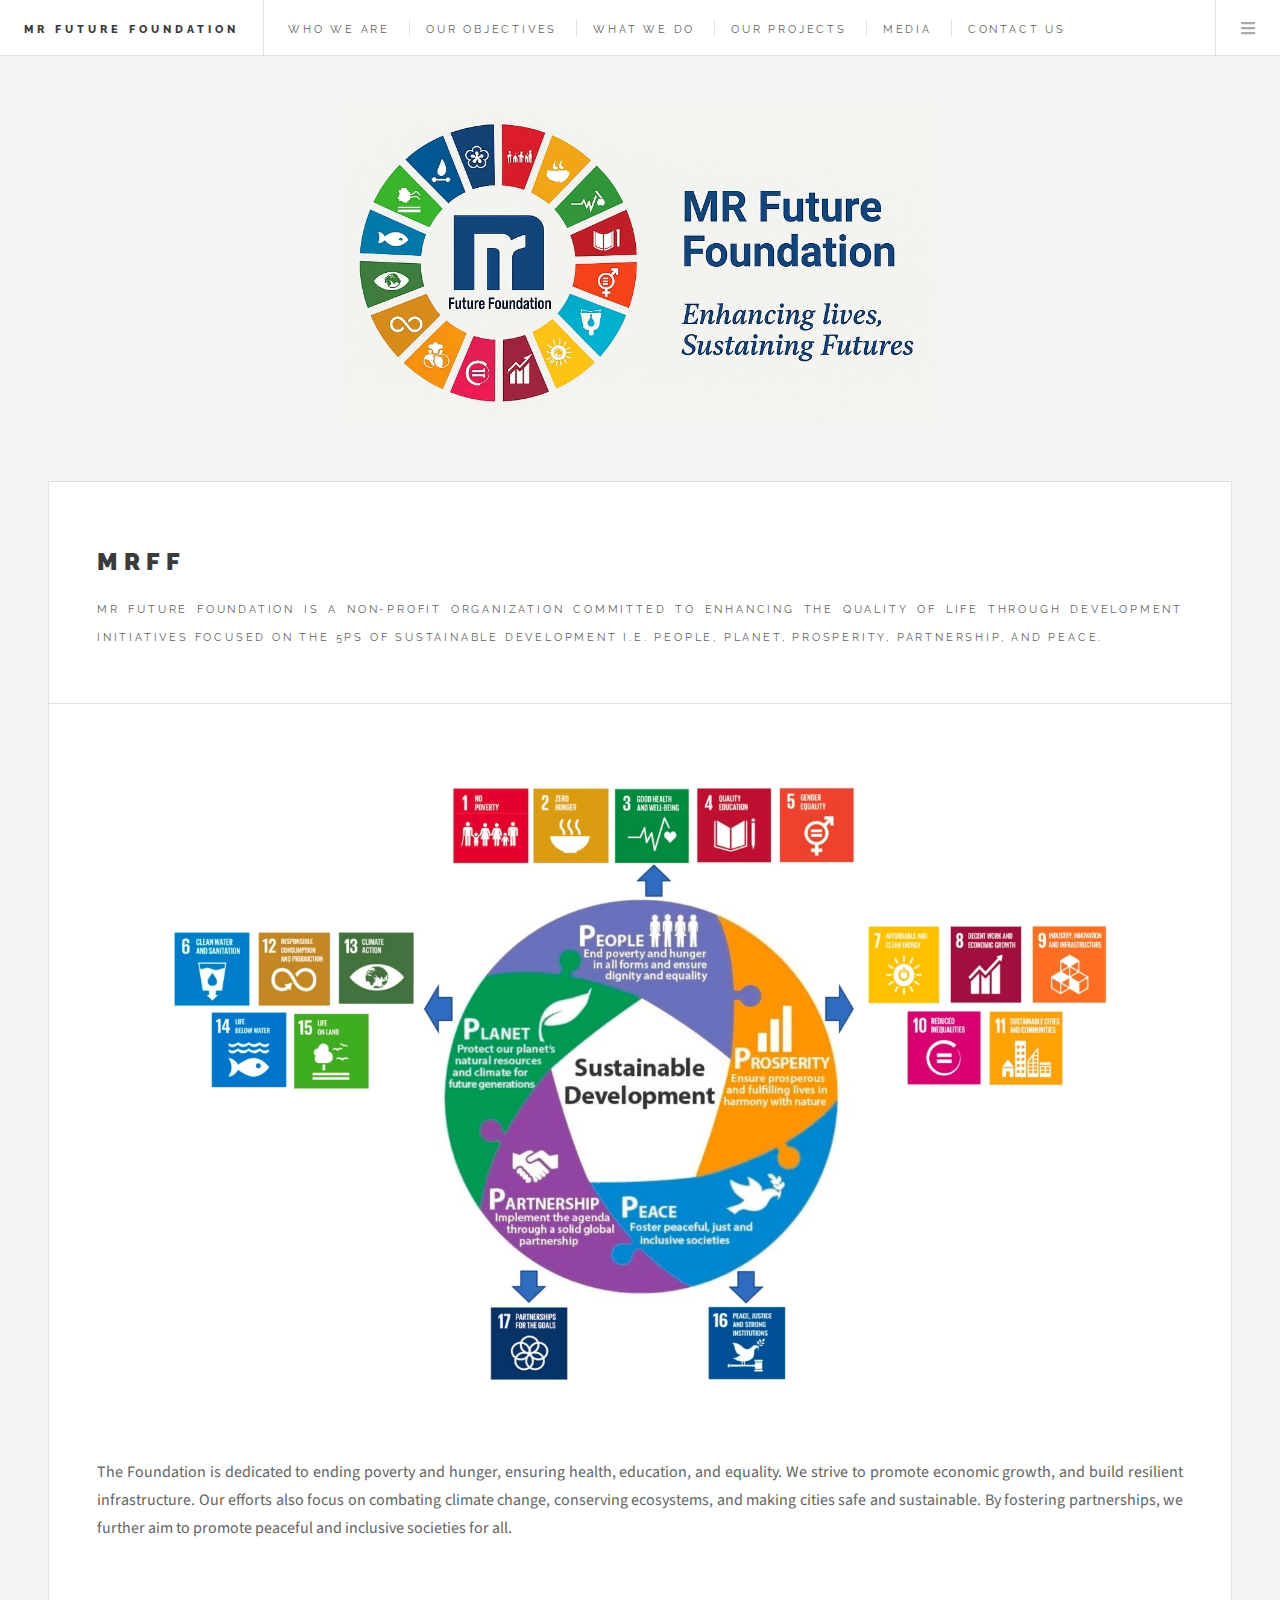
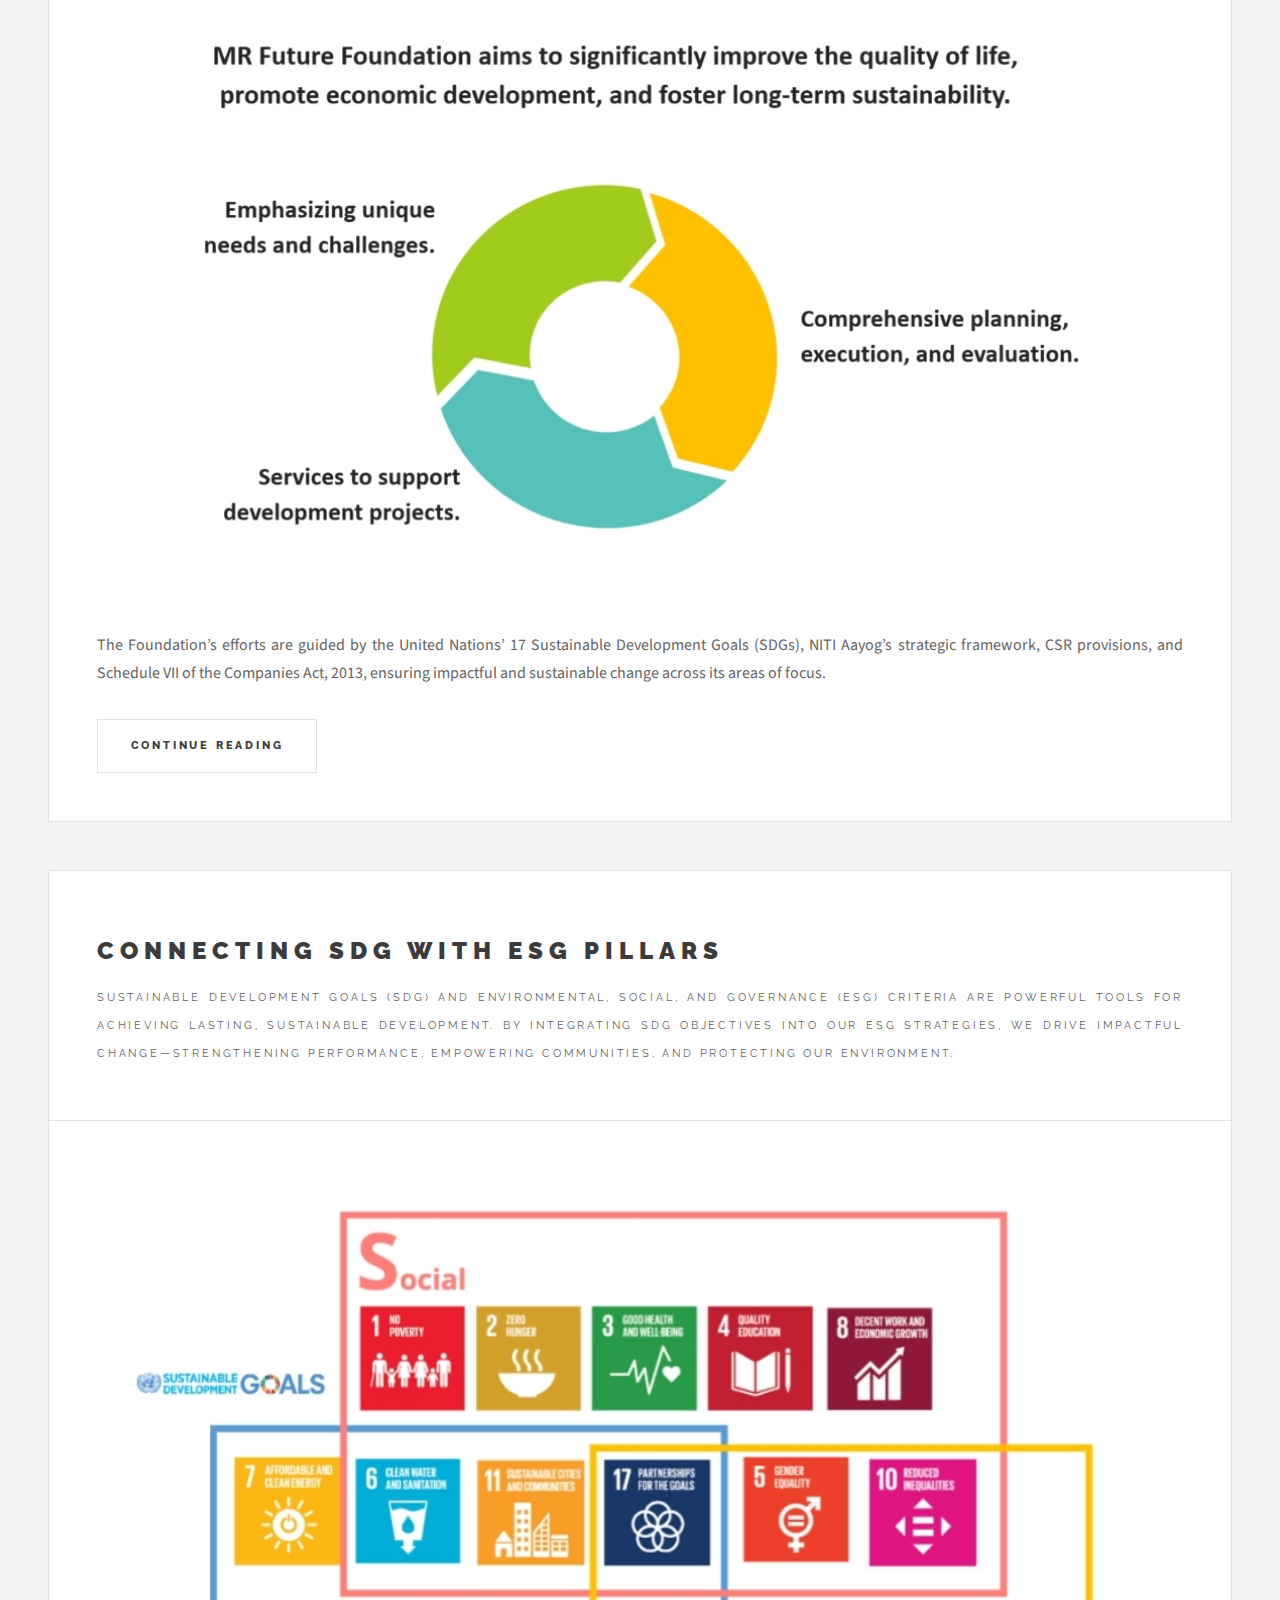
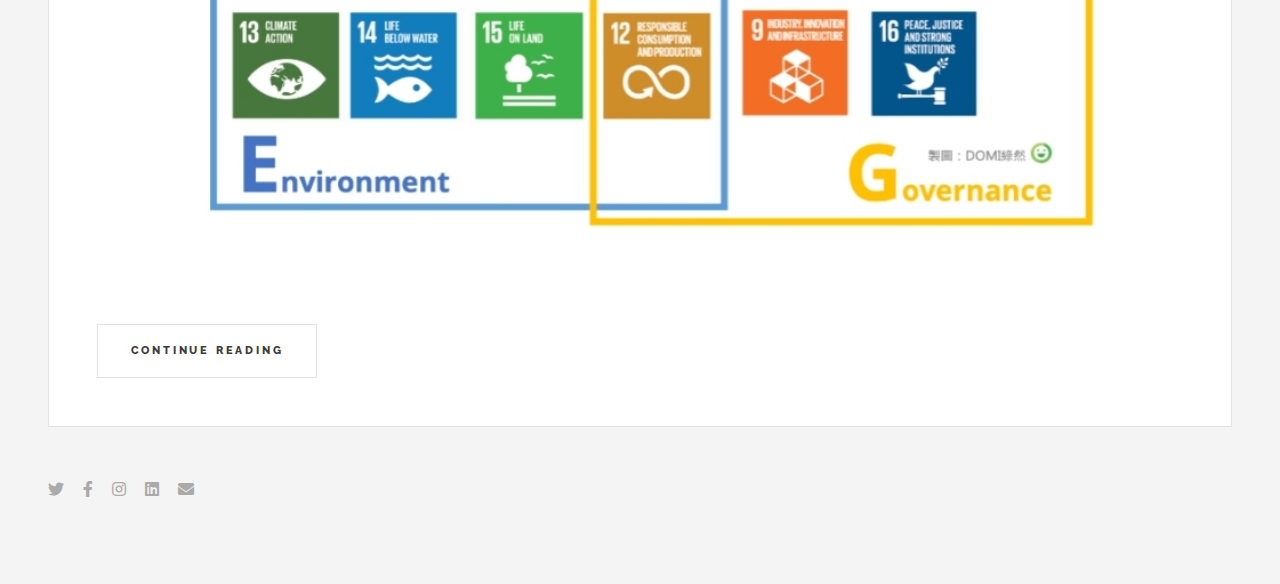
<file: index.html>
<!DOCTYPE HTML>
<!--
	Future Imperfect by HTML5 UP
	html5up.net | @ajlkn
	Free for personal and commercial use under the CCA 3.0 license (html5up.net/license)
-->
<html>

<head>
	<title>MR Future Foundation</title>
	<meta charset="utf-8" />
	<meta name="viewport" content="width=device-width, initial-scale=1, user-scalable=no" />
	<link rel="stylesheet" href="assets/css/main.css" />
</head>

<body class="is-preload">

	<!-- Wrapper -->
	<div id="wrapper">

		<!-- Header -->
		<header id="header">
			<h1><a href="index.html">MR Future Foundation</a></h1>
			<nav class="links">
				<ul>
					<li><a href="who.html">Who we are</a></li>
					<li><a href="objectives.html">Our Objectives</a></li>
					<li><a href="what.html">What we do</a></li>
					<li><a href="projects.html">Our Projects</a></li>
					<li><a href="gallery.html">Media</a></li>
					<li><a href="contact.html">Contact us</a></li>
				</ul>
			</nav>
			<nav class="main">
				<ul>
					<!-- <li class="search">
						<a class="fa-search" href="#search">Search</a>
						<form id="search" method="get" action="#">
							<input type="text" name="query" placeholder="Search" />
						</form>
					</li> -->
					<li class="menu">
						<a class="fa-bars" href="#menu">Menu</a>
					</li>
				</ul>
			</nav>
		</header>

		<!-- Menu -->
		<section id="menu">

			<!-- Search 
			<section>
				<form class="search" method="get" action="#">
					<input type="text" name="query" placeholder="Search" />
				</form>
			</section> -->

			<!-- Links -->
			<section>
				<ul class="links">
					<li>
						<a href="who.html">
							<h3>Who We Are</h3>
							<p>Sustainable development through 5Ps</p>
						</a>
					</li>
					<li>
						<a href="objectives.html">
							<h3>Our Objectives</h3>
							<p>Working hand-in-hand with 17 SDGs</p>
						</a>
					</li>
					<li>
						<a href="what.html">
							<h3>What Do We Do</h3>
						</a>
					</li>
					<li>
						<a href="projects.html">
							<h3>Our Projects</h3>
						</a>
					</li>
					<li>
						<a href="gallery.html	">
							<h3>Media</h3>
							<p>Gallery Of MRFF Initiatives</p>
						</a>
					</li>
					<li>
						<a href="contact.html	">
							<h3>Contact Us</h3>
							<p>Gallery Of MRFF Initiatives</p>
						</a>
					</li>
				</ul>
			</section>

			<!-- Actions -->
			<!--
			<section>
					<ul class="actions stacked">
							<li><a href="#" class="button large fit">Log In</a></li>
					</ul>
			</section>
			-->

		</section>
 <!-- Intro -->
                  <section id="intro">
                    <img src="images/logo.jpg" style="width:50%; height:auto;"/>
                  </section>
		<!-- Main -->
		<div id="main">

			<!-- Post -->
			<article class="post">
				<header>
					<div class="title">
						<h2><a href="single.html">MRFF</a></h2>
						<p style="text-align: justify;">MR Future Foundation is a non-profit organization committed to enhancing the quality of life through development initiatives focused on the 5Ps of sustainable development i.e. People, Planet, Prosperity, Partnership, and Peace.</p>
					</div>
<!--					<div class="meta">
						<time class="published" datetime="2015-11-01">November 1, 2015</time>
						<a href="#" class="author"><span class="name">Jane Doe</span><img src="images/avatar.jpg" alt="" /></a>
					</div> -->
				</header>
				<a href="single.html" class="image featured"><img src="images/pic01.jpg" alt="" /></a>
				<p style="text-align: justify
							">The Foundation is dedicated to ending poverty and hunger, ensuring health, education, and equality. We strive to promote economic growth, and build resilient infrastructure. Our efforts also focus on combating climate change, conserving ecosystems, and making cities safe and sustainable. By fostering partnerships, we further aim to promote peaceful and inclusive societies for all.</p>
				<a class="image featured"><img src="images/pic02.jpg" alt="" /></a>
				<p style="text-align: justify;
							" >The Foundation’s efforts are guided by the United Nations’ 17 Sustainable Development Goals (SDGs), NITI Aayog’s strategic framework, CSR provisions, and Schedule VII of the Companies Act, 2013, ensuring impactful and sustainable change across its areas of focus.</p>
				<footer>
					<ul class="actions">
						<li><a href="single.html" class="button large">Continue Reading</a></li>
					</ul>
					<!--<ul class="stats">
						<li><a href="#">General</a></li>
						<li><a href="#" class="icon solid fa-heart">28</a></li>
						<li><a href="#" class="icon solid fa-comment">128</a></li>
					</ul>-->
				</footer>
			</article> 

			<!-- Post -->
			<article class="post">
				<header>
					<div class="title">
						<h2><a href="objectives.html">Connecting SDG with ESG Pillars</a></h2>
						<p style="text-align: justify;"
							>Sustainable Development Goals (SDG) and Environmental, Social, and Governance (ESG) criteria are powerful tools for achieving lasting, sustainable development. By integrating SDG objectives into our ESG strategies, we drive impactful change—strengthening performance, empowering communities, and protecting our environment.</p>
				</header>
				<a href="objectives.html" class="image featured"><img src="images/pic03.jpg" alt="" /></a>
				<footer>
					<ul class="actions">
						<li><a href="objectives.html" class="button large">Continue Reading</a></li>
					</ul>
					<!--<ul class="stats">
						<li><a href="#">General</a></li>
						<li><a href="#" class="icon solid fa-heart">28</a></li>
						<li><a href="#" class="icon solid fa-comment">128</a></li>
					</ul>-->
				</footer>
			</article> 

			<!-- Post -->
<!--			<article class="post">
				<header>
					<div class="title">
						<h2><a href="single.html">Euismod et accumsan</a></h2>
						<p>Lorem ipsum dolor amet nullam consequat etiam feugiat</p>
					</div>
					<div class="meta">
						<time class="published" datetime="2015-10-22">October 22, 2015</time>
						<a href="#" class="author"><span class="name">Jane Doe</span><img src="images/avatar.jpg" alt="" /></a>
					</div>
				</header>
				<a href="single.html" class="image featured"><img src="images/pic03.jpg" alt="" /></a>
				<p>Mauris neque quam, fermentum ut nisl vitae, convallis maximus nisl. Sed mattis nunc id lorem euismod
					placerat. Vivamus porttitor magna enim, ac accumsan tortor cursus at. Phasellus sed ultricies mi non congue
					ullam corper. Praesent tincidunt sed tellus ut rutrum. Sed vitae justo condimentum, porta lectus vitae,
					ultricies congue gravida diam non fringilla. Cras vehicula tellus eu ligula viverra, ac fringilla turpis
					suscipit. Quisque vestibulum rhoncus ligula.</p>
				<footer>
					<ul class="actions">
						<li><a href="single.html" class="button large">Continue Reading</a></li>
					</ul>
					<ul class="stats">
						<li><a href="#">General</a></li>
						<li><a href="#" class="icon solid fa-heart">28</a></li>
						<li><a href="#" class="icon solid fa-comment">128</a></li>
					</ul>
				</footer>
			</article> -->

			<!-- Post -->
			<!--
							<article class="post">
								<header>
									<div class="title">
										<h2><a href="#">Elements</a></h2>
										<p>Lorem ipsum dolor amet nullam consequat etiam feugiat</p>
									</div>
									<div class="meta">
										<time class="published" datetime="2015-10-18">October 18, 2015</time>
										<a href="#" class="author"><span class="name">Jane Doe</span><img src="images/avatar.jpg" alt="" /></a>
									</div>
								</header>

								<section>
									<h3>Text</h3>
									<p>This is <b>bold</b> and this is <strong>strong</strong>. This is <i>italic</i> and this is <em>emphasized</em>.
									This is <sup>superscript</sup> text and this is <sub>subscript</sub> text.
									This is <u>underlined</u> and this is code: <code>for (;;) { ... }</code>. Finally, <a href="#">this is a link</a>.</p>
									<hr />
									<p>Nunc lacinia ante nunc ac lobortis. Interdum adipiscing gravida odio porttitor sem non mi integer non faucibus ornare mi ut ante amet placerat aliquet. Volutpat eu sed ante lacinia sapien lorem accumsan varius montes viverra nibh in adipiscing blandit tempus accumsan.</p>
									<hr />
									<h2>Heading Level 2</h2>
									<h3>Heading Level 3</h3>
									<h4>Heading Level 4</h4>
									<hr />
									<h4>Blockquote</h4>
									<blockquote>Fringilla nisl. Donec accumsan interdum nisi, quis tincidunt felis sagittis eget tempus euismod. Vestibulum ante ipsum primis in faucibus vestibulum. Blandit adipiscing eu felis iaculis volutpat ac adipiscing accumsan faucibus. Vestibulum ante ipsum primis in faucibus lorem ipsum dolor sit amet nullam adipiscing eu felis.</blockquote>
									<h4>Preformatted</h4>
									<pre><code>i = 0;

while (!deck.isInOrder()) {
  print 'Iteration ' + i;
  deck.shuffle();
  i++;
}

print 'It took ' + i + ' iterations to sort the deck.';</code></pre>
								</section>

								<section>
									<h3>Lists</h3>
									<div class="row">
										<div class="col-6 col-12-medium">
											<h4>Unordered</h4>
											<ul>
												<li>Dolor pulvinar etiam.</li>
												<li>Sagittis adipiscing.</li>
												<li>Felis enim feugiat.</li>
											</ul>
											<h4>Alternate</h4>
											<ul class="alt">
												<li>Dolor pulvinar etiam.</li>
												<li>Sagittis adipiscing.</li>
												<li>Felis enim feugiat.</li>
											</ul>
										</div>
										<div class="col-6 col-12-medium">
											<h4>Ordered</h4>
											<ol>
												<li>Dolor pulvinar etiam.</li>
												<li>Etiam vel felis viverra.</li>
												<li>Felis enim feugiat.</li>
												<li>Dolor pulvinar etiam.</li>
												<li>Etiam vel felis lorem.</li>
												<li>Felis enim et feugiat.</li>
											</ol>
											<h4>Icons</h4>
											<ul class="icons">
												<li><a href="#" class="icon brands fa-twitter"><span class="label">Twitter</span></a></li>
												<li><a href="#" class="icon brands fa-facebook-f"><span class="label">Facebook</span></a></li>
												<li><a href="#" class="icon brands fa-instagram"><span class="label">Instagram</span></a></li>
												<li><a href="#" class="icon brands fa-github"><span class="label">Github</span></a></li>
											</ul>
										</div>
									</div>
									<h3>Actions</h3>
									<div class="row">
										<div class="col-6 col-12-medium">
											<ul class="actions">
												<li><a href="#" class="button">Default</a></li>
												<li><a href="#" class="button">Default</a></li>
												<li><a href="#" class="button">Default</a></li>
											</ul>
											<ul class="actions small">
												<li><a href="#" class="button small">Small</a></li>
												<li><a href="#" class="button small">Small</a></li>
												<li><a href="#" class="button small">Small</a></li>
											</ul>
											<ul class="actions stacked">
												<li><a href="#" class="button">Default</a></li>
												<li><a href="#" class="button">Default</a></li>
												<li><a href="#" class="button">Default</a></li>
											</ul>
											<ul class="actions stacked">
												<li><a href="#" class="button small">Small</a></li>
												<li><a href="#" class="button small">Small</a></li>
												<li><a href="#" class="button small">Small</a></li>
											</ul>
										</div>
										<div class="col-6 col-12-medium">
											<ul class="actions stacked">
												<li><a href="#" class="button fit">Default</a></li>
												<li><a href="#" class="button fit">Default</a></li>
											</ul>
											<ul class="actions stacked">
												<li><a href="#" class="button small fit">Small</a></li>
												<li><a href="#" class="button small fit">Small</a></li>
											</ul>
										</div>
									</div>
								</section>

								<section>
									<h3>Table</h3>
									<h4>Default</h4>
									<div class="table-wrapper">
										<table>
											<thead>
												<tr>
													<th>Name</th>
													<th>Description</th>
													<th>Price</th>
												</tr>
											</thead>
											<tbody>
												<tr>
													<td>Item One</td>
													<td>Ante turpis integer aliquet porttitor.</td>
													<td>29.99</td>
												</tr>
												<tr>
													<td>Item Two</td>
													<td>Vis ac commodo adipiscing arcu aliquet.</td>
													<td>19.99</td>
												</tr>
												<tr>
													<td>Item Three</td>
													<td> Morbi faucibus arcu accumsan lorem.</td>
													<td>29.99</td>
												</tr>
												<tr>
													<td>Item Four</td>
													<td>Vitae integer tempus condimentum.</td>
													<td>19.99</td>
												</tr>
												<tr>
													<td>Item Five</td>
													<td>Ante turpis integer aliquet porttitor.</td>
													<td>29.99</td>
												</tr>
											</tbody>
											<tfoot>
												<tr>
													<td colspan="2"></td>
													<td>100.00</td>
												</tr>
											</tfoot>
										</table>
									</div>

									<h4>Alternate</h4>
									<div class="table-wrapper">
										<table class="alt">
											<thead>
												<tr>
													<th>Name</th>
													<th>Description</th>
													<th>Price</th>
												</tr>
											</thead>
											<tbody>
												<tr>
													<td>Item One</td>
													<td>Ante turpis integer aliquet porttitor.</td>
													<td>29.99</td>
												</tr>
												<tr>
													<td>Item Two</td>
													<td>Vis ac commodo adipiscing arcu aliquet.</td>
													<td>19.99</td>
												</tr>
												<tr>
													<td>Item Three</td>
													<td> Morbi faucibus arcu accumsan lorem.</td>
													<td>29.99</td>
												</tr>
												<tr>
													<td>Item Four</td>
													<td>Vitae integer tempus condimentum.</td>
													<td>19.99</td>
												</tr>
												<tr>
													<td>Item Five</td>
													<td>Ante turpis integer aliquet porttitor.</td>
													<td>29.99</td>
												</tr>
											</tbody>
											<tfoot>
												<tr>
													<td colspan="2"></td>
													<td>100.00</td>
												</tr>
											</tfoot>
										</table>
									</div>
								</section>

								<section>
									<h3>Buttons</h3>
									<ul class="actions">
										<li><a href="#" class="button large">Large</a></li>
										<li><a href="#" class="button">Default</a></li>
										<li><a href="#" class="button small">Small</a></li>
									</ul>
									<ul class="actions fit">
										<li><a href="#" class="button fit">Fit</a></li>
										<li><a href="#" class="button fit">Fit</a></li>
										<li><a href="#" class="button fit">Fit</a></li>
									</ul>
									<ul class="actions fit small">
										<li><a href="#" class="button fit small">Fit + Small</a></li>
										<li><a href="#" class="button fit small">Fit + Small</a></li>
										<li><a href="#" class="button fit small">Fit + Small</a></li>
									</ul>
									<ul class="actions">
										<li><a href="#" class="button icon solid fa-download">Icon</a></li>
										<li><a href="#" class="button icon solid fa-upload">Icon</a></li>
										<li><a href="#" class="button icon solid fa-save">Icon</a></li>
									</ul>
									<ul class="actions">
										<li><span class="button disabled">Disabled</span></li>
										<li><span class="button disabled icon solid fa-download">Disabled</span></li>
									</ul>
								</section>

								<section>
									<h3>Form</h3>
									<form method="post" action="#">
										<div class="row gtr-uniform">
											<div class="col-6 col-12-xsmall">
												<input type="text" name="demo-name" id="demo-name" value="" placeholder="Name" />
											</div>
											<div class="col-6 col-12-xsmall">
												<input type="email" name="demo-email" id="demo-email" value="" placeholder="Email" />
											</div>
											<div class="col-12">
												<select name="demo-category" id="demo-category">
													<option value="">- Category -</option>
													<option value="1">Manufacturing</option>
													<option value="1">Shipping</option>
													<option value="1">Administration</option>
													<option value="1">Human Resources</option>
												</select>
											</div>
											<div class="col-4 col-12-small">
												<input type="radio" id="demo-priority-low" name="demo-priority" checked>
												<label for="demo-priority-low">Low</label>
											</div>
											<div class="col-4 col-12-small">
												<input type="radio" id="demo-priority-normal" name="demo-priority">
												<label for="demo-priority-normal">Normal</label>
											</div>
											<div class="col-4 col-12-small">
												<input type="radio" id="demo-priority-high" name="demo-priority">
												<label for="demo-priority-high">High</label>
											</div>
											<div class="col-6 col-12-small">
												<input type="checkbox" id="demo-copy" name="demo-copy">
												<label for="demo-copy">Email me a copy</label>
											</div>
											<div class="col-6 col-12-small">
												<input type="checkbox" id="demo-human" name="demo-human" checked>
												<label for="demo-human">Not a robot</label>
											</div>
											<div class="col-12">
												<textarea name="demo-message" id="demo-message" placeholder="Enter your message" rows="6"></textarea>
											</div>
											<div class="col-12">
												<ul class="actions">
													<li><input type="submit" value="Send Message" /></li>
													<li><input type="reset" value="Reset" /></li>
												</ul>
											</div>
										</div>
									</form>
								</section>

								<section>
									<h3>Image</h3>
									<h4>Fit</h4>
									<div class="box alt">
										<div class="row gtr-uniform">
											<div class="col-12"><span class="image fit"><img src="images/pic02.jpg" alt="" /></span></div>
											<div class="col-4"><span class="image fit"><img src="images/pic04.jpg" alt="" /></span></div>
											<div class="col-4"><span class="image fit"><img src="images/pic05.jpg" alt="" /></span></div>
											<div class="col-4"><span class="image fit"><img src="images/pic06.jpg" alt="" /></span></div>
											<div class="col-4"><span class="image fit"><img src="images/pic06.jpg" alt="" /></span></div>
											<div class="col-4"><span class="image fit"><img src="images/pic04.jpg" alt="" /></span></div>
											<div class="col-4"><span class="image fit"><img src="images/pic05.jpg" alt="" /></span></div>
											<div class="col-4"><span class="image fit"><img src="images/pic05.jpg" alt="" /></span></div>
											<div class="col-4"><span class="image fit"><img src="images/pic06.jpg" alt="" /></span></div>
											<div class="col-4"><span class="image fit"><img src="images/pic04.jpg" alt="" /></span></div>
										</div>
									</div>
									<h4>Left &amp; Right</h4>
									<p><span class="image left"><img src="images/pic07.jpg" alt="" /></span>Fringilla nisl. Donec accumsan interdum nisi, quis tincidunt felis sagittis eget. tempus euismod. Vestibulum ante ipsum primis in faucibus vestibulum. Blandit adipiscing eu felis iaculis volutpat ac adipiscing accumsan eu faucibus. Integer ac pellentesque praesent tincidunt felis sagittis eget. tempus euismod. Vestibulum ante ipsum primis in faucibus vestibulum. Blandit adipiscing eu felis iaculis volutpat ac adipiscing accumsan eu faucibus. Integer ac pellentesque praesent. Donec accumsan interdum nisi, quis tincidunt felis sagittis eget. tempus euismod. Vestibulum ante ipsum primis in faucibus vestibulum. Blandit adipiscing eu felis iaculis volutpat ac adipiscing accumsan eu faucibus. Integer ac pellentesque praesent tincidunt felis sagittis eget. tempus euismod. Vestibulum ante ipsum primis in faucibus vestibulum. Blandit adipiscing eu felis iaculis volutpat ac adipiscing accumsan eu faucibus. Integer ac pellentesque praesent. Blandit adipiscing eu felis iaculis volutpat ac adipiscing accumsan eu faucibus. Integer ac pellentesque praesent tincidunt felis sagittis eget. tempus euismod. Vestibulum ante ipsum primis in faucibus vestibulum. Blandit adipiscing eu felis iaculis volutpat ac adipiscing accumsan eu faucibus. Integer ac pellentesque praesent.</p>
									<p><span class="image right"><img src="images/pic04.jpg" alt="" /></span>Fringilla nisl. Donec accumsan interdum nisi, quis tincidunt felis sagittis eget. tempus euismod. Vestibulum ante ipsum primis in faucibus vestibulum. Blandit adipiscing eu felis iaculis volutpat ac adipiscing accumsan eu faucibus. Integer ac pellentesque praesent tincidunt felis sagittis eget. tempus euismod. Vestibulum ante ipsum primis in faucibus vestibulum. Blandit adipiscing eu felis iaculis volutpat ac adipiscing accumsan eu faucibus. Integer ac pellentesque praesent. Donec accumsan interdum nisi, quis tincidunt felis sagittis eget. tempus euismod. Vestibulum ante ipsum primis in faucibus vestibulum. Blandit adipiscing eu felis iaculis volutpat ac adipiscing accumsan eu faucibus. Integer ac pellentesque praesent tincidunt felis sagittis eget. tempus euismod. Vestibulum ante ipsum primis in faucibus vestibulum. Blandit adipiscing eu felis iaculis volutpat ac adipiscing accumsan eu faucibus. Integer ac pellentesque praesent. Blandit adipiscing eu felis iaculis volutpat ac adipiscing accumsan eu faucibus. Integer ac pellentesque praesent tincidunt felis sagittis eget. tempus euismod. Vestibulum ante ipsum primis in faucibus vestibulum. Blandit adipiscing eu felis iaculis volutpat ac adipiscing accumsan eu faucibus. Integer ac pellentesque praesent.</p>
								</section>

							</article>
						-->

			<!-- Pagination
			<ul class="actions pagination">
				<li><a href="" class="disabled button large previous">Previous Page</a></li>
				<li><a href="#" class="button large next">Next Page</a></li>
			</ul> -->

		</div>



			<!-- Footer -->
			<section id="footer">
				<ul class="icons">
					<li><a href="https://x.com/MRFF_Live?t=dJUFqjYHgackFBSkz-VL6Q&s=09" class="icon brands fa-twitter"><span class="label">Twitter</span></a></li>
					<li><a href="https://www.facebook.com/people/MR-Future-Foundation/61567914415302/#" class="icon brands fa-facebook-f"><span class="label">Facebook</span></a></li>
					<li><a href="https://www.instagram.com/mr_future_foundation/" class="icon brands fa-instagram"><span class="label">Instagram</span></a></li>
					<li><a href="https://www.linkedin.com/company/mr-future-foundation" class="icon brands fa-linkedin"><span class="label">LinkedIn</span></a></li>
					<li><a href="mrff.sdg@gmail.com" class="icon solid fa-envelope"><span class="label">Email</span></a></li>
				</ul>
			</section>

		</section>

	</div>

	<!-- Scripts -->
	<script src="assets/js/jquery.min.js"></script>
	<script src="assets/js/browser.min.js"></script>
	<script src="assets/js/breakpoints.min.js"></script>
	<script src="assets/js/util.js"></script>
	<script src="assets/js/main.js"></script>

</body>

</html>
</file>
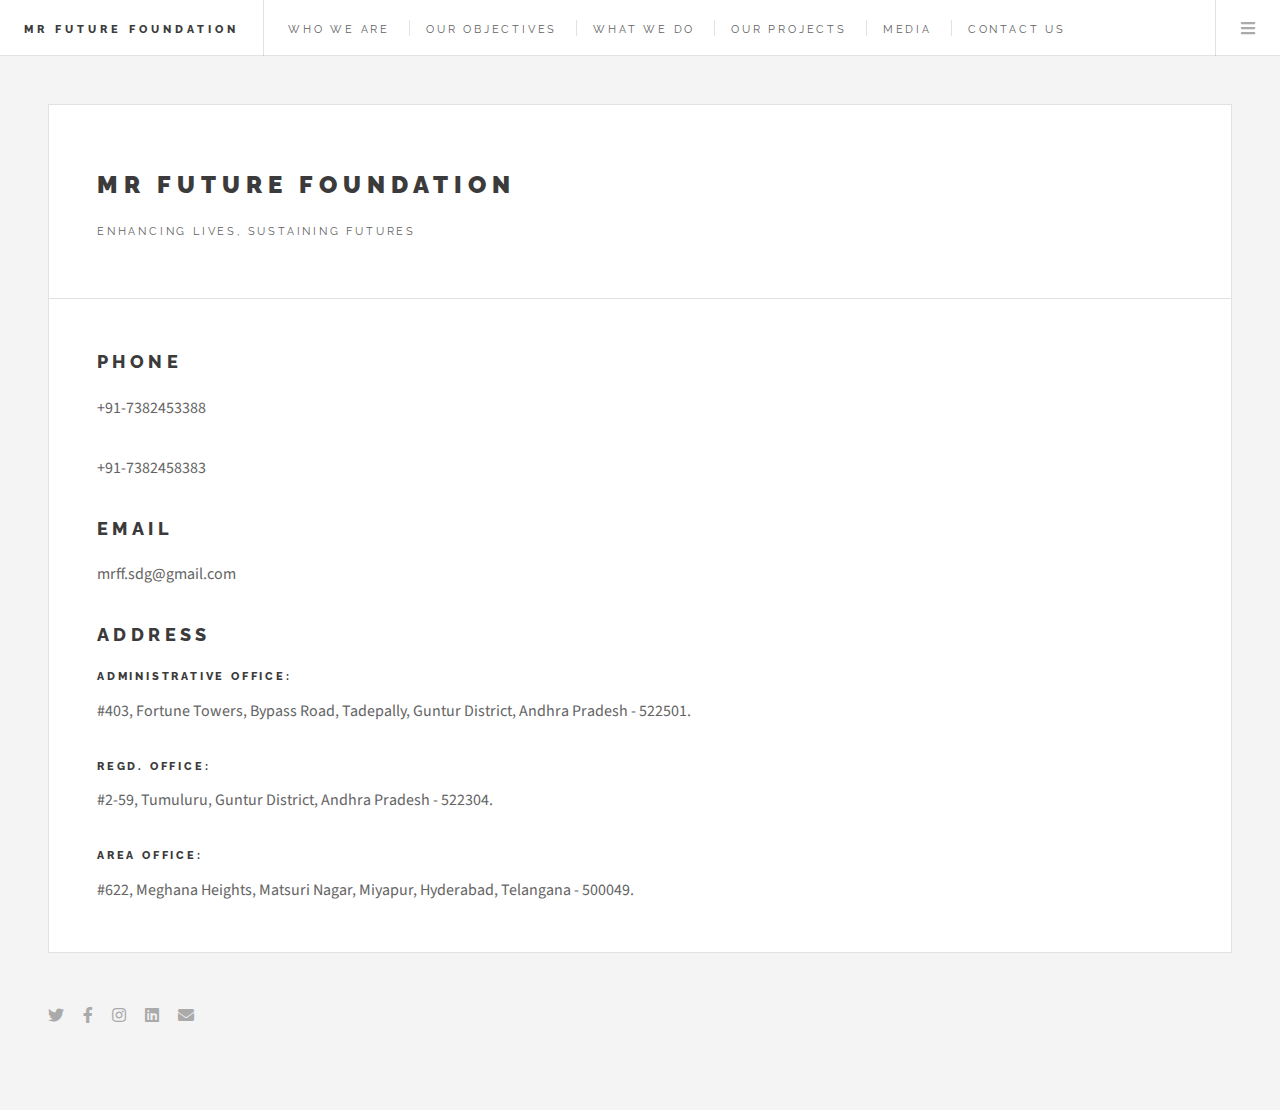
<file: contact.html>
<!DOCTYPE HTML>
<!--
  Future Imperfect by HTML5 UP
  html5up.net | @ajlkn
  Free for personal and commercial use under the CCA 3.0 license (html5up.net/license)
-->
<html>

<head>
  <title>MR Future Foundation</title>
  <meta charset="utf-8" />
  <meta name="viewport" content="width=device-width, initial-scale=1, user-scalable=no" />
  <link rel="stylesheet" href="assets/css/main.css" />
</head>

<body class="is-preload">

  <!-- Wrapper -->
  <div id="wrapper">

    <!-- Header -->
    <header id="header">
      <h1><a href="index.html">MR Future Foundation</a></h1>
      <nav class="links">
        <ul>
          <li><a href="who.html">Who we are</a></li>
          <li><a href="objectives.html">Our Objectives</a></li>
          <li><a href="what.html">What we do</a></li>
          <li><a href="projects.html">Our Projects</a></li>
          <li><a href="gallery.html">Media</a></li>
          <li><a href="contact.html">Contact us</a></li>
        </ul>
      </nav>
      <nav class="main">
        <ul>
          <!-- <li class="search">
            <a class="fa-search" href="#search">Search</a>
            <form id="search" method="get" action="#">
              <input type="text" name="query" placeholder="Search" />
            </form>
          </li> -->
          <li class="menu">
            <a class="fa-bars" href="#menu">Menu</a>
          </li>
        </ul>
      </nav>
    </header>

    <!-- Menu -->
    <section id="menu">

      <!-- Search 
      <section>
        <form class="search" method="get" action="#">
          <input type="text" name="query" placeholder="Search" />
        </form>
      </section> -->

      <!-- Links -->
      <section>
        <ul class="links">
          <li>
            <a href="who.html">
              <h3>Who We Are</h3>
              <p>Sustainable development through 5Ps</p>
            </a>
          </li>
          <li>
            <a href="objectives.html">
              <h3>Our Objectives</h3>
              <p>Working hand-in-hand with 17 SDGs</p>
            </a>
          </li>
          <li>
            <a href="what.html">
              <h3>What Do We Do</h3>
            </a>
          </li>
          <li>
            <a href="projects.html">
              <h3>Our Projects</h3>
            </a>
          </li>
          <li>
            <a href="gallery.html	">
              <h3>Media</h3>
              <p>Gallery Of MRFF Initiatives</p>
            </a>
          </li>
          <li>
            <a href="contact.html	">
              <h3>Contact Us</h3>
              <p>Gallery Of MRFF Initiatives</p>
            </a>
          </li>
        </ul>
      </section>

      <!-- Actions -->
      <!--
      <section>
          <ul class="actions stacked">
              <li><a href="#" class="button large fit">Log In</a></li>
          </ul>
      </section>
      -->

    </section>

        <!-- Main -->
          <div id="main">

            <!-- Post -->
              <article class="post">
                <header>
                  <div class="title">
                    <h2>MR Future Foundation</h2>
                    <p>enhancing lives, sustaining futures</p>
                  </div>
                  <!-- <div class="meta">
                    <time class="published" datetime="2015-11-01">November 1, 2015</time>
                    <a href="#" class="author"><span class="name">Jane Doe</span><img src="images/avatar.jpg" alt="" /></a>
                  </div> -->
                </header>
                <h2>phone</h2>
                <p>+91-7382453388</p>
                <p>+91-7382458383</p>
                <h2>email</h2>
                <p>mrff.sdg@gmail.com</p>
                <h2>address</h2>
                <h4>Administrative Office:</h4>
                <p>#403, Fortune Towers, Bypass Road, Tadepally, Guntur District, Andhra Pradesh - 522501.</p>
                <h4>Regd. Office: </h4>
                <p>#2-59, Tumuluru, Guntur District, Andhra Pradesh - 522304.</p>
                <h4>Area Office:</h4>
                <p>#622, Meghana Heights, Matsuri Nagar, Miyapur, Hyderabad, Telangana - 500049.</p>
                <!--<footer>
                  <ul class="stats">
                    <li><a href="#">General</a></li>
                    <li><a href="#" class="icon solid fa-heart">28</a></li>
                    <li><a href="#" class="icon solid fa-comment">128</a></li>
                  </ul>
                </footer>-->
              </article>

          </div>

        <!-- Footer -->
        <section id="footer">
          <ul class="icons">
            <li><a href="https://x.com/MRFF_Live?t=dJUFqjYHgackFBSkz-VL6Q&s=09" class="icon brands fa-twitter"><span class="label">Twitter</span></a></li>
            <li><a href="https://www.facebook.com/people/MR-Future-Foundation/61567914415302/#" class="icon brands fa-facebook-f"><span class="label">Facebook</span></a></li>
            <li><a href="https://www.instagram.com/mr_future_foundation/" class="icon brands fa-instagram"><span class="label">Instagram</span></a></li>
            <li><a href="https://www.linkedin.com/company/mr-future-foundation" class="icon brands fa-linkedin"><span class="label">LinkedIn</span></a></li>
            <li><a href="mrff.sdg@gmail.com" class="icon solid fa-envelope"><span class="label">Email</span></a></li>
          </ul>
        </section>

        </section>

      </div>

    <!-- Scripts -->
      <script src="assets/js/jquery.min.js"></script>
      <script src="assets/js/browser.min.js"></script>
      <script src="assets/js/breakpoints.min.js"></script>
      <script src="assets/js/util.js"></script>
      <script src="assets/js/main.js"></script>

  </body>
</html>
</file>
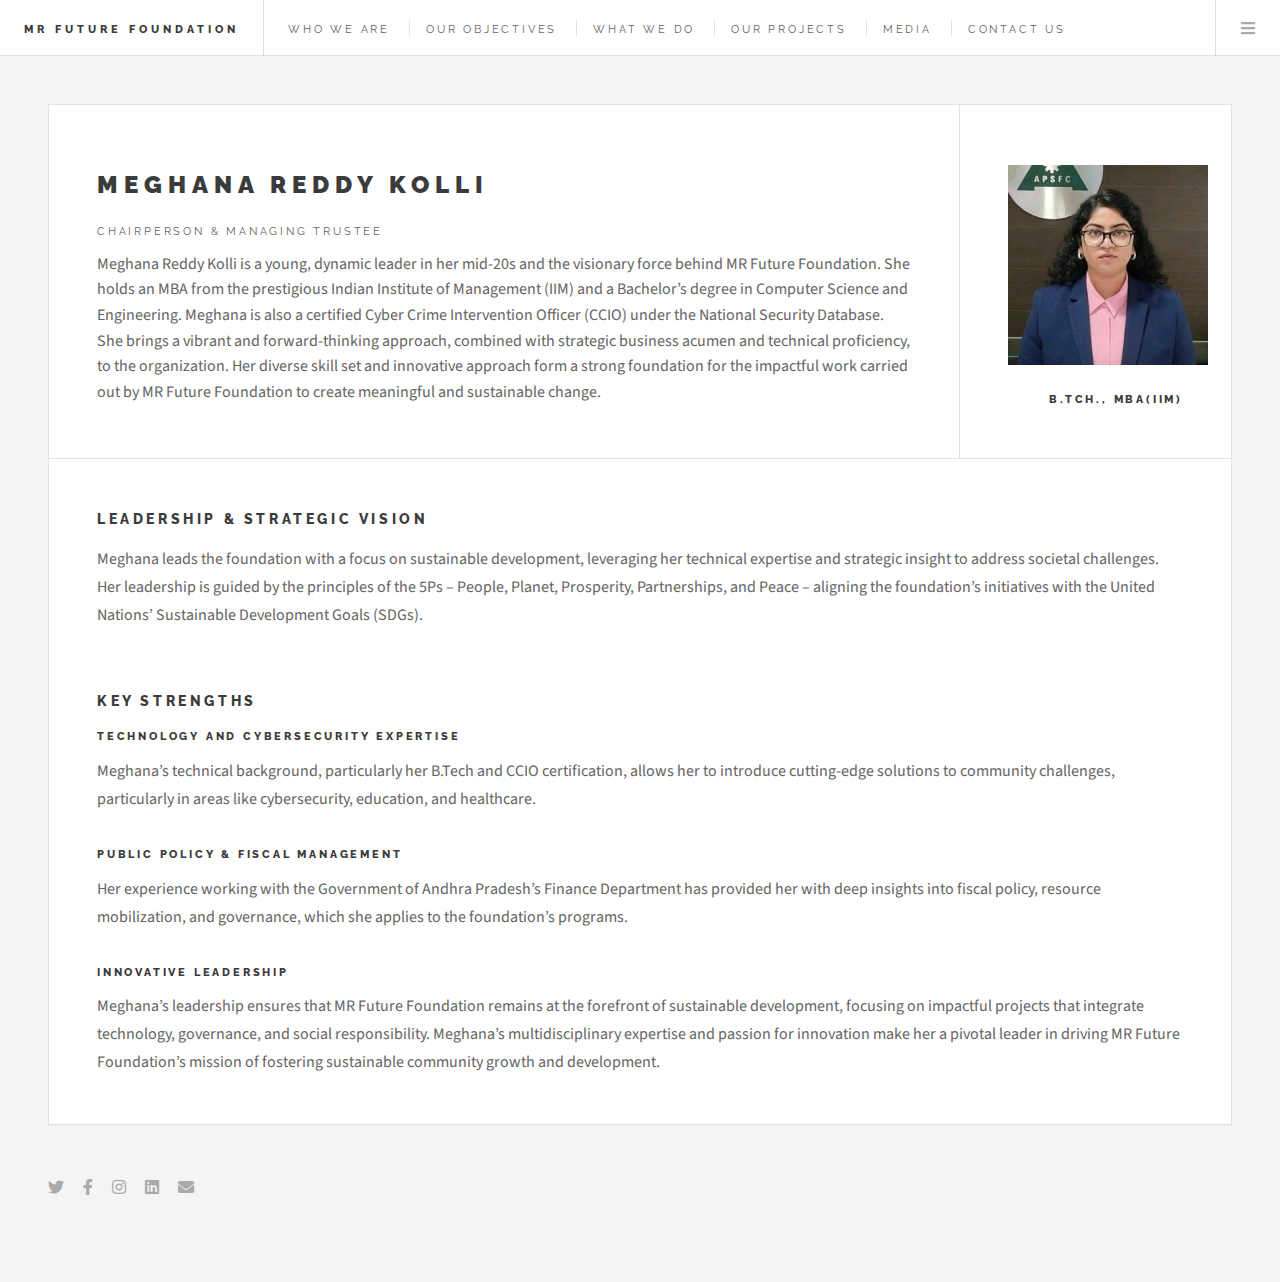
<file: mr.html>
<!DOCTYPE HTML>
<!--
  Future Imperfect by HTML5 UP
  html5up.net | @ajlkn
  Free for personal and commercial use under the CCA 3.0 license (html5up.net/license)
-->
<html>

<head>
  <title>MR Future Foundation</title>
  <meta charset="utf-8" />
  <meta name="viewport" content="width=device-width, initial-scale=1, user-scalable=no" />
  <link rel="stylesheet" href="assets/css/main.css" />
</head>

<body class="is-preload">

  <!-- Wrapper -->
  <div id="wrapper">

    <!-- Header -->
    <header id="header">
      <h1><a href="index.html">MR Future Foundation</a></h1>
      <nav class="links">
        <ul>
          <li><a href="who.html">Who we are</a></li>
          <li><a href="objectives.html">Our Objectives</a></li>
          <li><a href="what.html">What we do</a></li>
          <li><a href="projects.html">Our Projects</a></li>
          <li><a href="gallery.html">Media</a></li>
          <li><a href="contact.html">Contact us</a></li>
        </ul>
      </nav>
      <nav class="main">
        <ul>
          <!-- <li class="search">
            <a class="fa-search" href="#search">Search</a>
            <form id="search" method="get" action="#">
              <input type="text" name="query" placeholder="Search" />
            </form>
          </li> -->
          <li class="menu">
            <a class="fa-bars" href="#menu">Menu</a>
          </li>
        </ul>
      </nav>
    </header>

    <!-- Menu -->
    <section id="menu">

      <!-- Search 
      <section>
        <form class="search" method="get" action="#">
          <input type="text" name="query" placeholder="Search" />
        </form>
      </section> -->

      <!-- Links -->
      <section>
        <ul class="links">
          <li>
            <a href="who.html">
              <h3>Who We Are</h3>
              <p>Sustainable development through 5Ps</p>
            </a>
          </li>
          <li>
            <a href="objectives.html">
              <h3>Our Objectives</h3>
              <p>Working hand-in-hand with 17 SDGs</p>
            </a>
          </li>
          <li>
            <a href="what.html">
              <h3>What Do We Do</h3>
            </a>
          </li>
          <li>
            <a href="projects.html">
              <h3>Our Projects</h3>
            </a>
          </li>
          <li>
            <a href="gallery.html	">
              <h3>Media</h3>
              <p>Gallery Of MRFF Initiatives</p>
            </a>
          </li>
          <li>
            <a href="contact.html	">
              <h3>Contact Us</h3>
              <p>Gallery Of MRFF Initiatives</p>
            </a>
          </li>
        </ul>
      </section>

      <!-- Actions -->
      <!--
      <section>
          <ul class="actions stacked">
              <li><a href="#" class="button large fit">Log In</a></li>
          </ul>
      </section>
      -->

    </section>

        <!-- Main -->
          <div id="main">

            <!-- Post -->
              <article class="post">
                <header>
                  <div class="title">
                    <h2>Meghana Reddy Kolli</h2>
                    <p>Chairperson & Managing Trustee</p>
                    <p class=brief>Meghana Reddy Kolli is a young, dynamic leader in her mid-20s and the visionary force behind MR Future Foundation. She holds an MBA from the prestigious Indian Institute of Management (IIM) and a Bachelor’s degree in Computer Science and Engineering. Meghana is also a certified Cyber Crime Intervention Officer (CCIO) under the National Security Database. She brings a vibrant and forward-thinking approach, combined with strategic business acumen and technical proficiency, to the organization. Her diverse skill set and innovative approach form a strong foundation for the impactful work carried out by MR Future Foundation to create meaningful and sustainable change.</p>
                  </div>
                  <div class="meta">
                    <img src="images/mr.jpeg" width: calc(100% + 3em)>
                    <h4>b.tch., mba(iim)</h4>
                  </div> 
                </header>
                <h3>Leadership & Strategic Vision</h3>
                <p>Meghana leads the foundation with a focus on sustainable development, leveraging her technical expertise and strategic insight to address societal challenges. Her leadership is guided by the principles of the 5Ps – People, Planet, Prosperity, Partnerships, and Peace – aligning the foundation’s initiatives with the United Nations’ Sustainable Development Goals (SDGs).</p>
                <br>
                <h3>Key Strengths</h3>
                <h4>Technology and Cybersecurity Expertise</h4>
                <p>Meghana’s technical background, particularly her B.Tech and CCIO certification, allows her to introduce cutting-edge solutions to community challenges, particularly in areas like cybersecurity, education, and healthcare.</p>
                <h4>Public Policy & Fiscal Management</h4>
                <p>Her experience working with the Government of Andhra Pradesh’s Finance Department has provided her with deep insights into fiscal policy, resource mobilization, and governance, which she applies to the foundation’s programs.</p>
                <h4>Innovative Leadership</h4>
                <p>Meghana’s leadership ensures that MR Future Foundation remains at the forefront of sustainable development, focusing on impactful projects that integrate technology, governance, and social responsibility. Meghana’s multidisciplinary expertise and passion for innovation make her a pivotal leader in driving MR Future Foundation’s mission of fostering sustainable community growth and development.</p>
                <!--<footer>
                  <ul class="stats">
                    <li><a href="#">General</a></li>
                    <li><a href="#" class="icon solid fa-heart">28</a></li>
                    <li><a href="#" class="icon solid fa-comment">128</a></li>
                  </ul>
                </footer>-->
              </article>

          </div>

        <!-- Footer -->
        <section id="footer">
          <ul class="icons">
            <li><a href="#" class="icon brands fa-twitter"><span class="label">Twitter</span></a></li>
            <li><a href="https://www.facebook.com/people/MR-Future-Foundation/61567914415302/#" class="icon brands fa-facebook-f"><span class="label">Facebook</span></a></li>
            <li><a href="https://www.instagram.com/mr_future_foundation/" class="icon brands fa-instagram"><span class="label">Instagram</span></a></li>
            <li><a href="https://www.linkedin.com/company/mr-future-foundation" class="icon brands fa-linkedin"><span class="label">LinkedIn</span></a></li>
            <li><a href="mrff.sdg@gmail.com" class="icon solid fa-envelope"><span class="label">Email</span></a></li>
          </ul>
        </section>

        </section>

      </div>

    <!-- Scripts -->
      <script src="assets/js/jquery.min.js"></script>
      <script src="assets/js/browser.min.js"></script>
      <script src="assets/js/breakpoints.min.js"></script>
      <script src="assets/js/util.js"></script>
      <script src="assets/js/main.js"></script>

  </body>
</html>
</file>
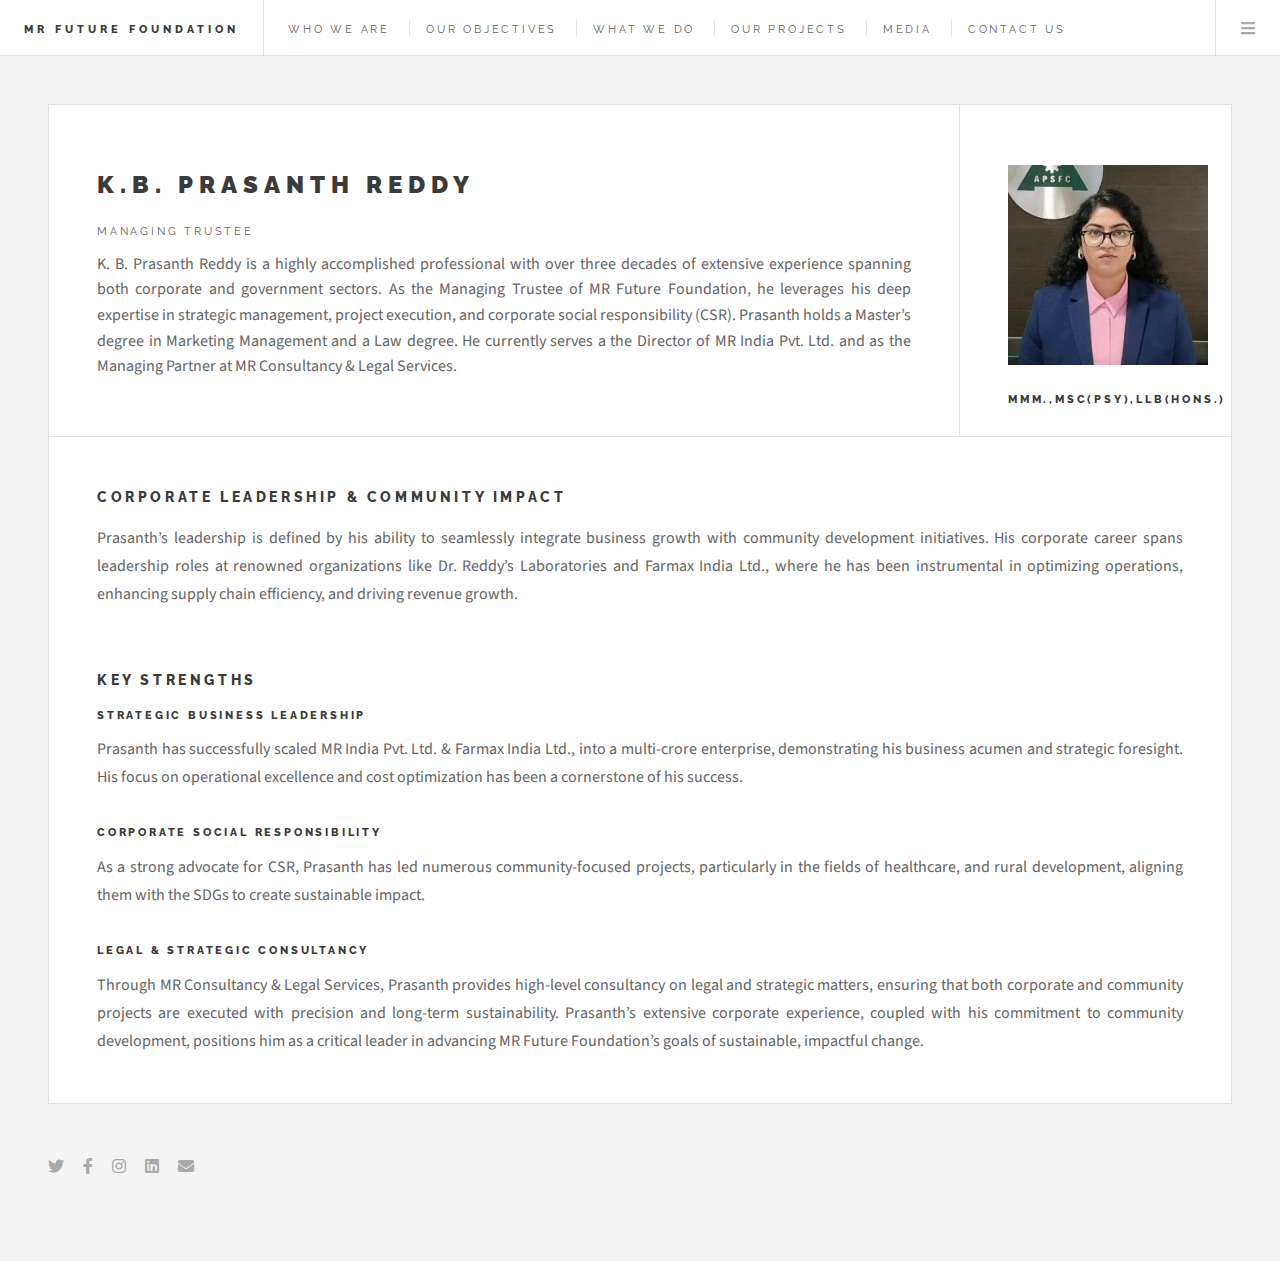
<file: pr.html>
<!DOCTYPE HTML>
<!--
  Future Imperfect by HTML5 UP
  html5up.net | @ajlkn
  Free for personal and commercial use under the CCA 3.0 license (html5up.net/license)
-->
<html>

<head>
  <title>MR Future Foundation</title>
  <meta charset="utf-8" />
  <meta name="viewport" content="width=device-width, initial-scale=1, user-scalable=no" />
  <link rel="stylesheet" href="assets/css/main.css" />
</head>

<body class="is-preload">

  <!-- Wrapper -->
  <div id="wrapper">

    <!-- Header -->
    <header id="header">
      <h1><a href="index.html">MR Future Foundation</a></h1>
      <nav class="links">
        <ul>
          <li><a href="who.html">Who we are</a></li>
          <li><a href="objectives.html">Our Objectives</a></li>
          <li><a href="what.html">What we do</a></li>
          <li><a href="projects.html">Our Projects</a></li>
          <li><a href="gallery.html">Media</a></li>
          <li><a href="contact.html">Contact us</a></li>
        </ul>
      </nav>
      <nav class="main">
        <ul>
          <!-- <li class="search">
            <a class="fa-search" href="#search">Search</a>
            <form id="search" method="get" action="#">
              <input type="text" name="query" placeholder="Search" />
            </form>
          </li> -->
          <li class="menu">
            <a class="fa-bars" href="#menu">Menu</a>
          </li>
        </ul>
      </nav>
    </header>

    <!-- Menu -->
    <section id="menu">

      <!-- Search 
      <section>
        <form class="search" method="get" action="#">
          <input type="text" name="query" placeholder="Search" />
        </form>
      </section> -->

      <!-- Links -->
      <section>
        <ul class="links">
          <li>
            <a href="who.html">
              <h3>Who We Are</h3>
              <p>Sustainable development through 5Ps</p>
            </a>
          </li>
          <li>
            <a href="objectives.html">
              <h3>Our Objectives</h3>
              <p>Working hand-in-hand with 17 SDGs</p>
            </a>
          </li>
          <li>
            <a href="what.html">
              <h3>What Do We Do</h3>
            </a>
          </li>
          <li>
            <a href="projects.html">
              <h3>Our Projects</h3>
            </a>
          </li>
          <li>
            <a href="gallery.html	">
              <h3>Media</h3>
              <p>Gallery Of MRFF Initiatives</p>
            </a>
          </li>
          <li>
            <a href="contact.html	">
              <h3>Contact Us</h3>
              <p>Gallery Of MRFF Initiatives</p>
            </a>
          </li>
        </ul>
      </section>

      <!-- Actions -->
      <!--
      <section>
          <ul class="actions stacked">
              <li><a href="#" class="button large fit">Log In</a></li>
          </ul>
      </section>
      -->

    </section>

        <!-- Main -->
          <div id="main">

            <!-- Post -->
              <article class="post">
                <header>
                  <div class="title">
                    <h2>K.B. Prasanth Reddy</h2>
                    <p>Managing Trustee</p>
                    <p style="text-align: justify;" class=brief>K. B. Prasanth Reddy is a highly accomplished professional with over three decades of extensive experience spanning both corporate and government sectors. As the Managing Trustee of MR Future Foundation, he leverages his deep expertise in strategic management, project execution, and corporate social responsibility (CSR). Prasanth holds a Master’s degree in Marketing Management and a Law degree. He currently serves a the Director of MR India Pvt. Ltd. and as the Managing Partner at MR Consultancy & Legal Services.</p>
                  </div>
                  <div class="meta">
                    <img src="images/mr.jpeg" width: calc(100% + 3em)>
                    <h4>mmm.,Msc(psy),llb(hons.)</h4>
                  </div> 
                </header>
                <h3>Corporate Leadership & Community Impact</h3>
                <p style="text-align: justify;">Prasanth’s leadership is defined by his ability to seamlessly integrate business growth with community development initiatives. His corporate career spans leadership roles at renowned organizations like Dr. Reddy’s Laboratories and Farmax India Ltd., where he has been instrumental in optimizing operations, enhancing supply chain efficiency, and driving revenue growth.</p>
                <br>
                <h3>Key Strengths</h3>
                <h4>Strategic Business Leadership</h4>
                <p style="text-align: justify;">Prasanth has successfully scaled MR India Pvt. Ltd. & Farmax India Ltd., into a multi-crore enterprise, demonstrating his business acumen and strategic foresight. His focus on operational excellence and cost optimization has been a cornerstone of his success.</p>
                <h4>Corporate Social Responsibility</h4>
                <p style="text-align: justify;">As a strong advocate for CSR, Prasanth has led numerous community-focused projects, particularly in the fields of healthcare, and rural development, aligning them with the SDGs to create sustainable impact.</p>
                <h4>Legal & Strategic Consultancy</h4>
                <p style="text-align: justify;">Through MR Consultancy & Legal Services, Prasanth provides high-level consultancy on legal and strategic matters, ensuring that both corporate and community projects are executed with precision and long-term sustainability. Prasanth’s extensive corporate experience, coupled with his commitment to community development, positions him as a critical leader in advancing MR Future Foundation’s goals of sustainable, impactful change.</p>
                <!--<footer>
                  <ul class="stats">
                    <li><a href="#">General</a></li>
                    <li><a href="#" class="icon solid fa-heart">28</a></li>
                    <li><a href="#" class="icon solid fa-comment">128</a></li>
                  </ul>
                </footer>-->
              </article>

          </div>

        <!-- Footer -->
        <section id="footer">
          <ul class="icons">
            <li><a href="#" class="icon brands fa-twitter"><span class="label">Twitter</span></a></li>
            <li><a href="https://www.facebook.com/people/MR-Future-Foundation/61567914415302/#" class="icon brands fa-facebook-f"><span class="label">Facebook</span></a></li>
            <li><a href="https://www.instagram.com/mr_future_foundation/" class="icon brands fa-instagram"><span class="label">Instagram</span></a></li>
            <li><a href="https://www.linkedin.com/company/mr-future-foundation" class="icon brands fa-linkedin"><span class="label">LinkedIn</span></a></li>
            <li><a href="mrff.sdg@gmail.com" class="icon solid fa-envelope"><span class="label">Email</span></a></li>
          </ul>
        </section>

        </section>

      </div>

    <!-- Scripts -->
      <script src="assets/js/jquery.min.js"></script>
      <script src="assets/js/browser.min.js"></script>
      <script src="assets/js/breakpoints.min.js"></script>
      <script src="assets/js/util.js"></script>
      <script src="assets/js/main.js"></script>

  </body>
</html>
</file>
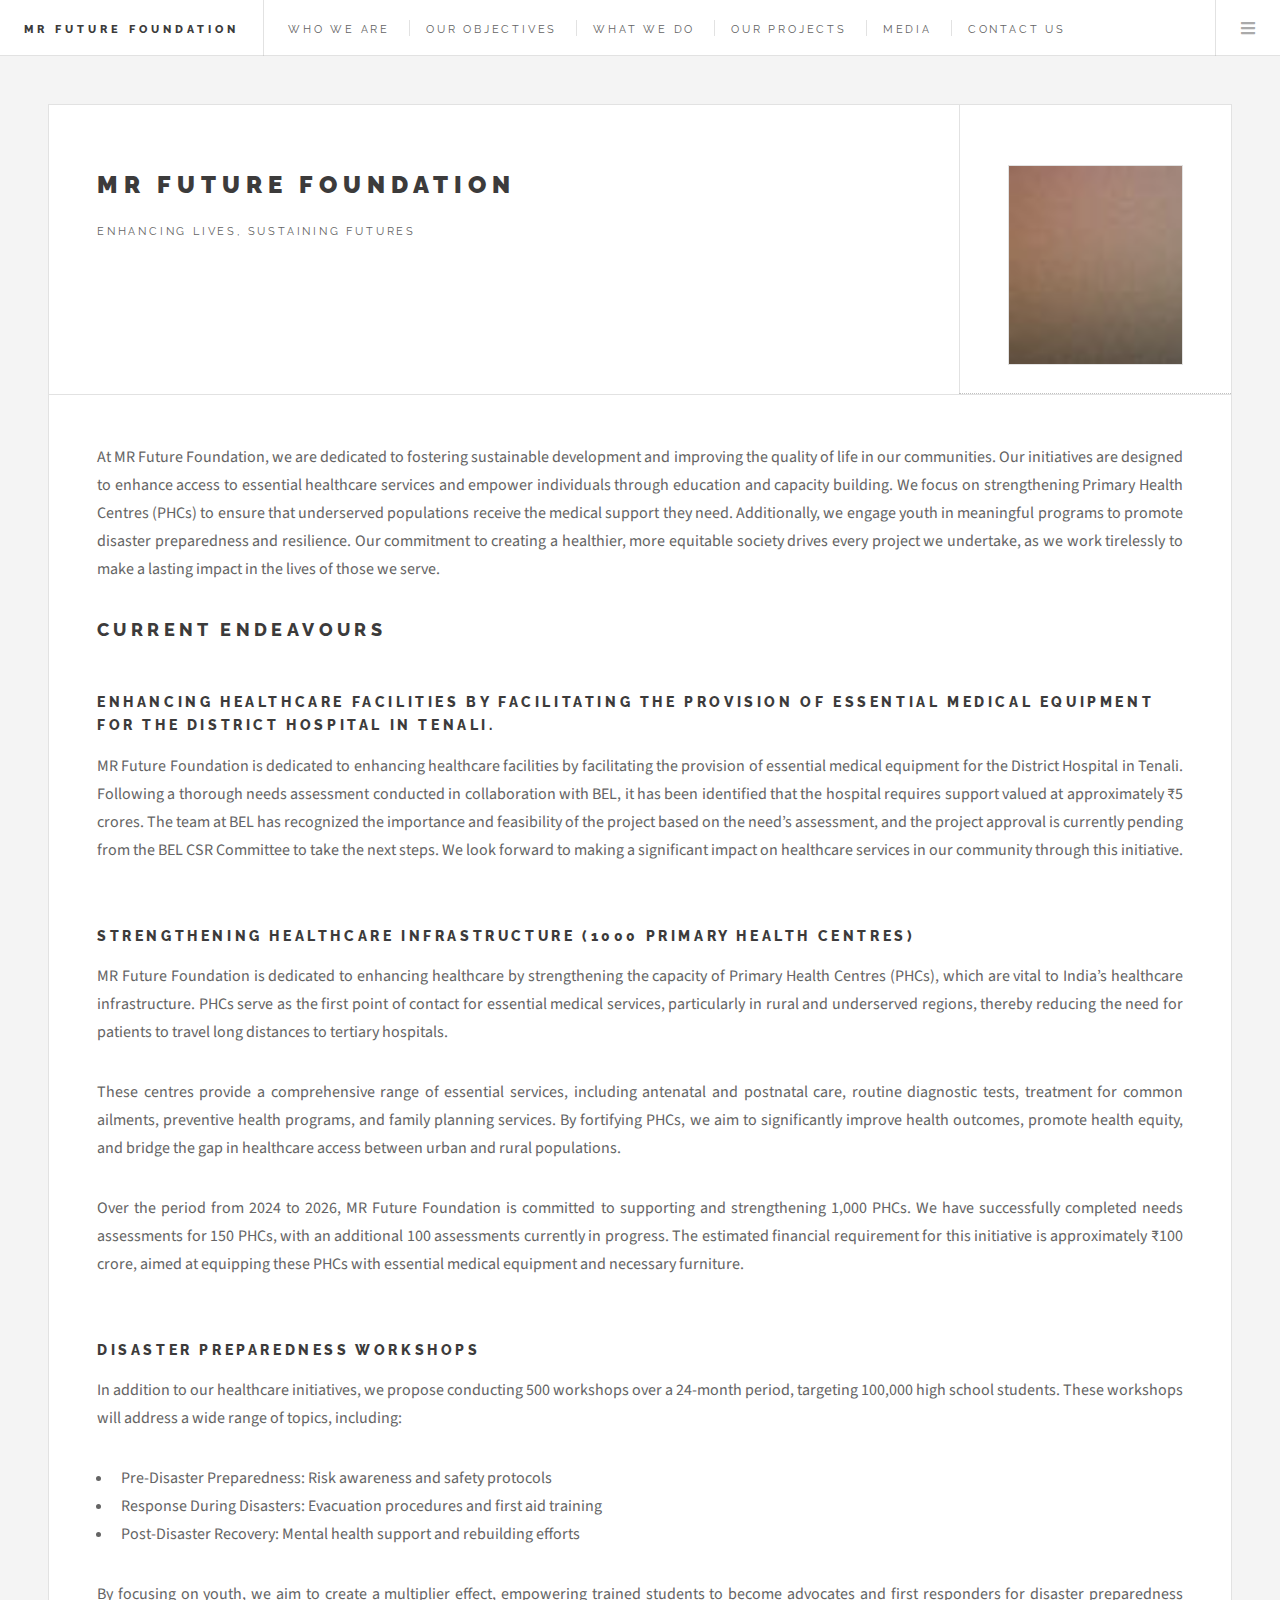
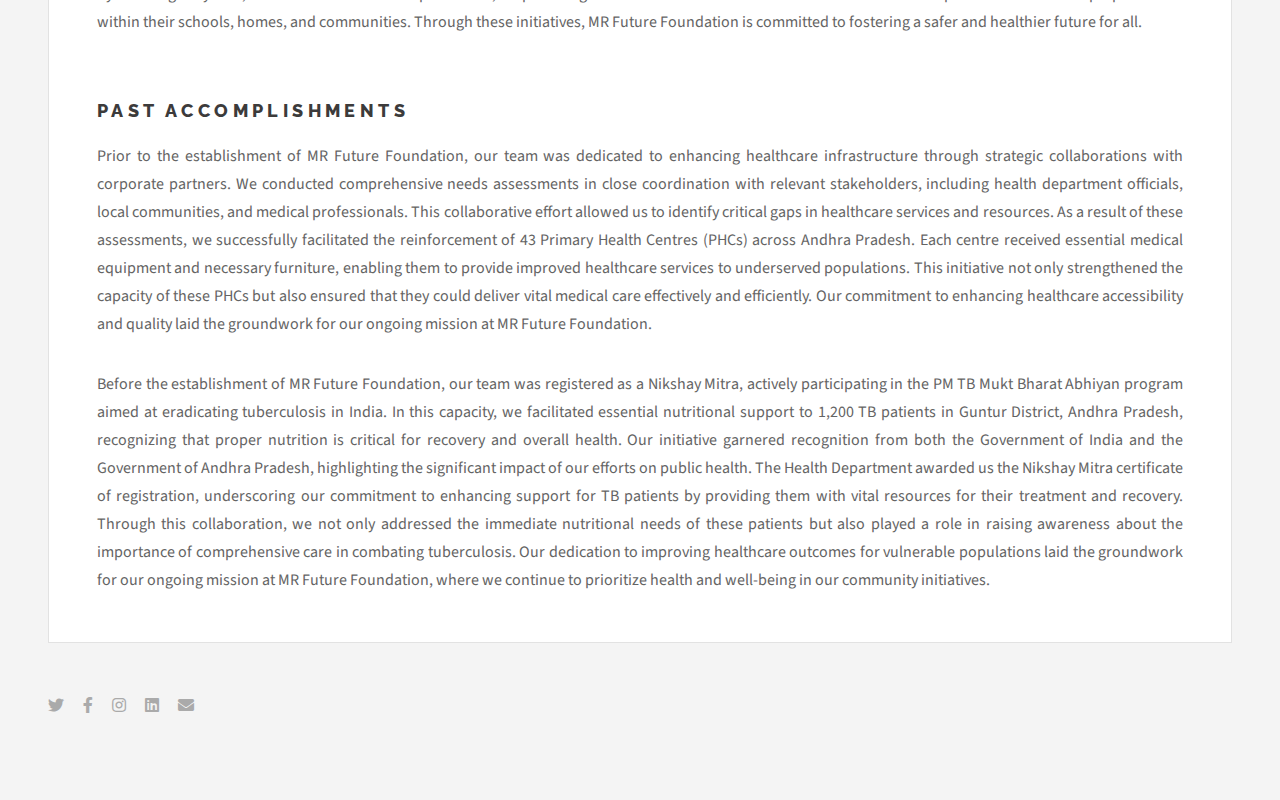
<file: projects.html>
<!DOCTYPE HTML>
<!--
  Future Imperfect by HTML5 UP
  html5up.net | @ajlkn
  Free for personal and commercial use under the CCA 3.0 license (html5up.net/license)
-->
<html>

<head>
  <title>MR Future Foundation</title>
  <meta charset="utf-8" />
  <meta name="viewport" content="width=device-width, initial-scale=1, user-scalable=no" />
  <link rel="stylesheet" href="assets/css/main.css" />
</head>

<body class="is-preload">

  <!-- Wrapper -->
  <div id="wrapper">

    <!-- Header -->
    <header id="header">
      <h1><a href="index.html">MR Future Foundation</a></h1>
      <nav class="links">
        <ul>
          <li><a href="who.html">Who we are</a></li>
          <li><a href="objectives.html">Our Objectives</a></li>
          <li><a href="what.html">What we do</a></li>
          <li><a href="projects.html">Our Projects</a></li>
          <li><a href="gallery.html">Media</a></li>
          <li><a href="contact.html">Contact us</a></li>
        </ul>
      </nav>
      <nav class="main">
        <ul>
          <!-- <li class="search">
            <a class="fa-search" href="#search">Search</a>
            <form id="search" method="get" action="#">
              <input type="text" name="query" placeholder="Search" />
            </form>
          </li> -->
          <li class="menu">
            <a class="fa-bars" href="#menu">Menu</a>
          </li>
        </ul>
      </nav>
    </header>

    <!-- Menu -->
    <section id="menu">

      <!-- Search 
      <section>
        <form class="search" method="get" action="#">
          <input type="text" name="query" placeholder="Search" />
        </form>
      </section> -->

      <!-- Links -->
      <section>
        <ul class="links">
          <li>
            <a href="who.html">
              <h3>Who We Are</h3>
              <p>Sustainable development through 5Ps</p>
            </a>
          </li>
          <li>
            <a href="objectives.html">
              <h3>Our Objectives</h3>
              <p>Working hand-in-hand with 17 SDGs</p>
            </a>
          </li>
          <li>
            <a href="what.html">
              <h3>What Do We Do</h3>
            </a>
          </li>
          <li>
            <a href="projects.html">
              <h3>Our Projects</h3>
            </a>
          </li>
          <li>
            <a href="gallery.html	">
              <h3>Media</h3>
              <p>Gallery Of MRFF Initiatives</p>
            </a>
          </li>
          <li>
            <a href="contact.html	">
              <h3>Contact Us</h3>
              <p>Gallery Of MRFF Initiatives</p>
            </a>
          </li>
        </ul>
      </section>

      <!-- Actions -->
      <!--
      <section>
          <ul class="actions stacked">
              <li><a href="#" class="button large fit">Log In</a></li>
          </ul>
      </section>
      -->

    </section>

        <!-- Main -->
          <div id="main">

            <!-- Post -->
              <article class="post">
                <header>
                  <div class="title">
                    <h2>MR Future Foundation</h2>
                    <p>enhancing lives, sustaining futures</p>
                  </div>
                  <a href="gallery.html"><div class="meta">
                    <div class="slideshow-container">
                      <div class="slide fade">
                        <img src="images/pic09.jpg" alt="Slide 1" class="image fit">
                      </div>
                      <div class="slide fade">
                        <img src="images/pic06.jpg" alt="Slide 2" class="image fit">
                      </div>
                      <div class="slide fade">
                        <img src="images/pic08.jpg" alt="Slide 3" class="image fit">
                      </div>
                    </div>
                  </div> </a>

                  <script>
                    let slideIndex = 0;
                    const slides = document.querySelectorAll(".slide");

                    function showSlides() {
                      slides.forEach(slide => slide.classList.remove("active"));
                      slideIndex = (slideIndex + 1) % slides.length;
                      slides[slideIndex].classList.add("active");
                    }

                    // Initialize
                    slides[0].classList.add("active");
                    setInterval(showSlides, 3000); // Change every 3 seconds
                  </script>
                  <!-- <div class="meta">
                    <time class="published" datetime="2015-11-01">November 1, 2015</time>
                    <a href="#" class="author"><span class="name">Jane Doe</span><img src="images/avatar.jpg" alt="" /></a>
                  </div> -->
                </header>
                <p style="text-align: justify;">At MR Future Foundation, we are dedicated to fostering sustainable development and improving the quality of life in our communities. Our initiatives are designed to enhance access to essential healthcare services and empower individuals through education and capacity building. We focus on strengthening Primary Health Centres (PHCs) to ensure that underserved populations receive the medical support they need. Additionally, we engage youth in meaningful programs to promote disaster preparedness and resilience. Our commitment to creating a healthier, more equitable society drives every project we undertake, as we work tirelessly to make a lasting impact in the lives of those we serve.</p>
                <h2>current endeavours</h2>
                <br>
                <h3>Enhancing healthcare facilities by facilitating the provision of essential medical equipment for the District Hospital in Tenali.</h3>
                <p style="text-align: justify;">MR Future Foundation is dedicated to enhancing healthcare facilities by facilitating the provision of essential medical equipment for the District Hospital in Tenali. Following a thorough needs assessment conducted in collaboration with BEL, it has been identified that the hospital requires support valued at approximately ₹5 crores. The team at BEL has recognized the importance and feasibility of the project based on the need’s assessment, and the project approval is currently pending from the BEL CSR Committee to take the next steps. We look forward to making a significant impact on healthcare services in our community through this initiative.</p>
                <br>
                <h3>Strengthening Healthcare Infrastructure (1000 Primary Health Centres)</h3>
                <p style="text-align: justify;">MR Future Foundation is dedicated to enhancing healthcare by strengthening the capacity of Primary Health Centres (PHCs), which are vital to India’s healthcare infrastructure. PHCs serve as the first point of contact for essential medical services, particularly in rural and underserved regions, thereby reducing the need for patients to travel long distances to tertiary hospitals.</p>
                <p style="text-align: justify;">These centres provide a comprehensive range of essential services, including antenatal and postnatal care, routine diagnostic tests, treatment for common ailments, preventive health programs, and family planning services. By fortifying PHCs, we aim to significantly improve health outcomes, promote health equity, and bridge the gap in healthcare access between urban and rural populations.</p>
                <p style="text-align: justify;">Over the period from 2024 to 2026, MR Future Foundation is committed to supporting and strengthening 1,000 PHCs. We have successfully completed needs assessments for 150 PHCs, with an additional 100 assessments currently in progress. The estimated financial requirement for this initiative is approximately ₹100 crore, aimed at equipping these PHCs with essential medical equipment and necessary furniture.</p>
                <br>
                <h3>Disaster Preparedness Workshops</h3>
                <p style="text-align: justify;">In addition to our healthcare initiatives, we propose conducting 500 workshops over a 24-month period, targeting 100,000 high school students. These workshops will address a wide range of topics, including: <ul>
                  <li>Pre-Disaster Preparedness: Risk awareness and safety protocols</li>
                  <li>Response During Disasters: Evacuation procedures and first aid training</li>
                  <li>Post-Disaster Recovery: Mental health support and rebuilding efforts</li>
                </ul></p>
                <p style="text-align: justify;">By focusing on youth, we aim to create a multiplier effect, empowering trained students to become advocates and first responders for disaster preparedness within their schools, homes, and communities. Through these initiatives, MR Future Foundation is committed to fostering a safer and healthier future for all.</p>
                <br>
                <h2>past accomplishments</h2>
                <p style="text-align: justify;">Prior to the establishment of MR Future Foundation, our team was dedicated to enhancing healthcare infrastructure through strategic collaborations with corporate partners. We conducted comprehensive needs assessments in close coordination with relevant stakeholders, including health department officials, local communities, and medical professionals. This collaborative effort allowed us to identify critical gaps in healthcare services and resources. As a result of these assessments, we successfully facilitated the reinforcement of 43 Primary Health Centres (PHCs) across Andhra Pradesh. Each centre received essential medical equipment and necessary furniture, enabling them to provide improved healthcare services to underserved populations. This initiative not only strengthened the capacity of these PHCs but also ensured that they could deliver vital medical care effectively and efficiently. Our commitment to enhancing healthcare accessibility and quality laid the groundwork for our ongoing mission at MR Future Foundation.</p>
                <p style="text-align: justify;">Before the establishment of MR Future Foundation, our team was registered as a Nikshay Mitra, actively participating in the PM TB Mukt Bharat Abhiyan program aimed at eradicating tuberculosis in India. In this capacity, we facilitated essential nutritional support to 1,200 TB patients in Guntur District, Andhra Pradesh, recognizing that proper nutrition is critical for recovery and overall health. Our initiative garnered recognition from both the Government of India and the Government of Andhra Pradesh, highlighting the significant impact of our efforts on public health. The Health Department awarded us the Nikshay Mitra certificate of registration, underscoring our commitment to enhancing support for TB patients by providing them with vital resources for their treatment and recovery. Through this collaboration, we not only addressed the immediate nutritional needs of these patients but also played a role in raising awareness about the importance of comprehensive care in combating tuberculosis. Our dedication to improving healthcare outcomes for vulnerable populations laid the groundwork for our ongoing mission at MR Future Foundation, where we continue to prioritize health and well-being in our community initiatives.</p>
                <!--<footer>
                  <ul class="stats">
                    <li><a href="#">General</a></li>
                    <li><a href="#" class="icon solid fa-heart">28</a></li>
                    <li><a href="#" class="icon solid fa-comment">128</a></li>
                  </ul>
                </footer>-->
              </article>

          </div>

        <!-- Footer -->
        <section id="footer">
          <ul class="icons">
            <li><a href="https://x.com/MRFF_Live?t=dJUFqjYHgackFBSkz-VL6Q&s=09" class="icon brands fa-twitter"><span class="label">Twitter</span></a></li>
            <li><a href="https://www.facebook.com/people/MR-Future-Foundation/61567914415302/#" class="icon brands fa-facebook-f"><span class="label">Facebook</span></a></li>
            <li><a href="https://www.instagram.com/mr_future_foundation/" class="icon brands fa-instagram"><span class="label">Instagram</span></a></li>
            <li><a href="https://www.linkedin.com/company/mr-future-foundation" class="icon brands fa-linkedin"><span class="label">LinkedIn</span></a></li>
            <li><a href="mrff.sdg@gmail.com" class="icon solid fa-envelope"><span class="label">Email</span></a></li>
          </ul>
        </section>

        </section>

      </div>

    <!-- Scripts -->
      <script src="assets/js/jquery.min.js"></script>
      <script src="assets/js/browser.min.js"></script>
      <script src="assets/js/breakpoints.min.js"></script>
      <script src="assets/js/util.js"></script>
      <script src="assets/js/main.js"></script>

  </body>
</html>
</file>
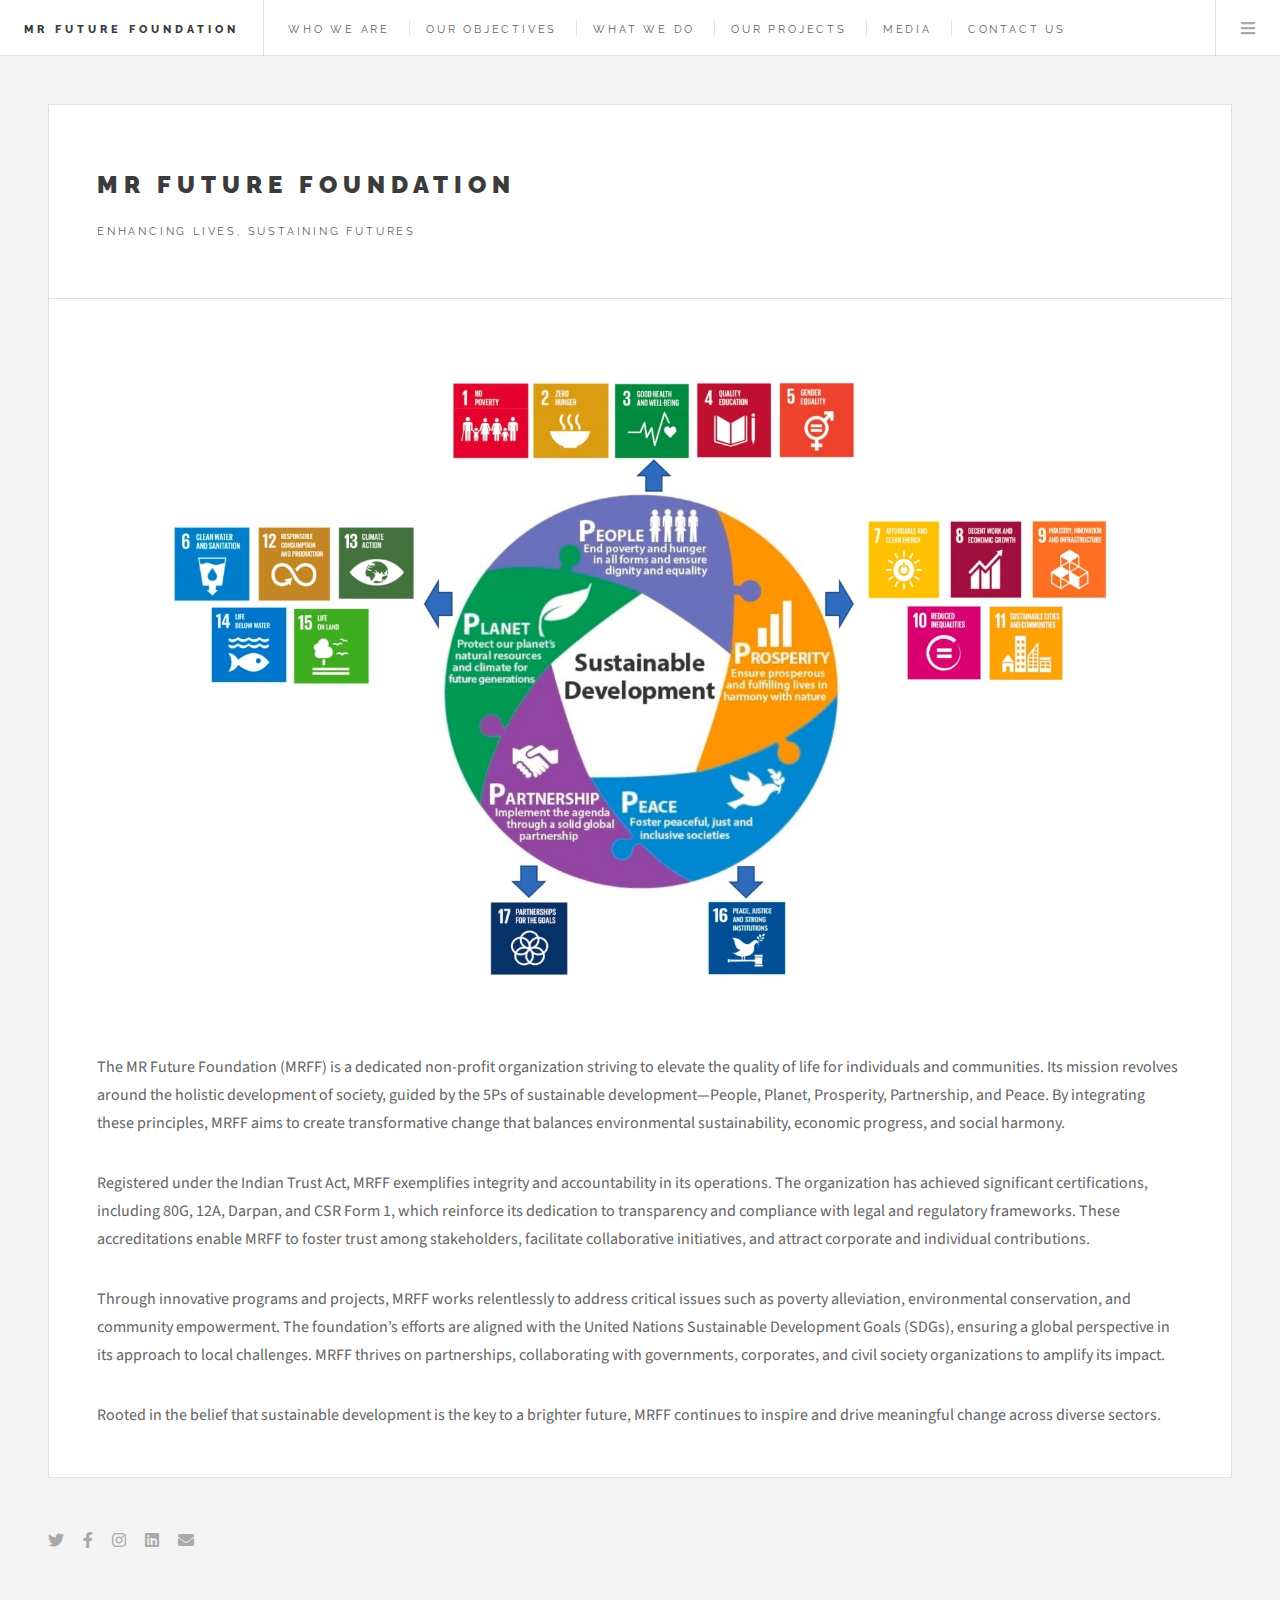
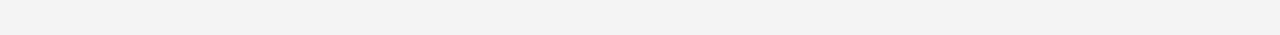
<file: single.html>
<!DOCTYPE HTML>
<!--
	Future Imperfect by HTML5 UP
	html5up.net | @ajlkn
	Free for personal and commercial use under the CCA 3.0 license (html5up.net/license)
-->
<html>

<head>
	<title>MR Future Foundation</title>
	<meta charset="utf-8" />
	<meta name="viewport" content="width=device-width, initial-scale=1, user-scalable=no" />
	<link rel="stylesheet" href="assets/css/main.css" />
</head>

<body class="is-preload">

	<!-- Wrapper -->
	<div id="wrapper">

		<!-- Header -->
		<header id="header">
			<h1><a href="index.html">MR Future Foundation</a></h1>
			<nav class="links">
				<ul>
					<li><a href="who.html">Who we are</a></li>
					<li><a href="objectives.html">Our Objectives</a></li>
					<li><a href="what.html">What we do</a></li>
					<li><a href="projects.html">Our Projects</a></li>
					<li><a href="gallery.html">Media</a></li>
					<li><a href="contact.html">Contact us</a></li>
				</ul>
			</nav>
			<nav class="main">
				<ul>
					<!-- <li class="search">
						<a class="fa-search" href="#search">Search</a>
						<form id="search" method="get" action="#">
							<input type="text" name="query" placeholder="Search" />
						</form>
					</li> -->
					<li class="menu">
						<a class="fa-bars" href="#menu">Menu</a>
					</li>
				</ul>
			</nav>
		</header>

		<!-- Menu -->
		<section id="menu">

			<!-- Search 
			<section>
				<form class="search" method="get" action="#">
					<input type="text" name="query" placeholder="Search" />
				</form>
			</section> -->

			<!-- Links -->
			<section>
				<ul class="links">
					<li>
						<a href="who.html">
							<h3>Who We Are</h3>
							<p>Sustainable development through 5Ps</p>
						</a>
					</li>
					<li>
						<a href="objectives.html">
							<h3>Our Objectives</h3>
							<p>Working hand-in-hand with 17 SDGs</p>
						</a>
					</li>
					<li>
						<a href="what.html">
							<h3>What Do We Do</h3>
						</a>
					</li>
					<li>
						<a href="projects.html">
							<h3>Our Projects</h3>
						</a>
					</li>
					<li>
						<a href="gallery.html	">
							<h3>Media</h3>
							<p>Gallery Of MRFF Initiatives</p>
						</a>
					</li>
					<li>
						<a href="contact.html	">
							<h3>Contact Us</h3>
							<p>Gallery Of MRFF Initiatives</p>
						</a>
					</li>
				</ul>
			</section>

			<!-- Actions -->
			<!--
			<section>
					<ul class="actions stacked">
							<li><a href="#" class="button large fit">Log In</a></li>
					</ul>
			</section>
			-->

		</section>

						<!-- Actions -->
							<!-- <section>
								<ul class="actions stacked">
									<li><a href="#" class="button large fit">Log In</a></li>
								</ul>
							</section> -->

					</section>

				<!-- Main -->
					<div id="main">

						<!-- Post -->
							<article class="post">
								<header>
									<div class="title">
										<h2>MR Future Foundation</h2>
										<p>enhancing lives, sustaining futures</p>
									</div>
									<!-- <div class="meta">
										<time class="published" datetime="2015-11-01">November 1, 2015</time>
										<a href="#" class="author"><span class="name">Jane Doe</span><img src="images/avatar.jpg" alt="" /></a>
									</div> -->
								</header>
								<span class="image featured"><img src="images/pic01.jpg" alt="" /></span>
								<p>The MR Future Foundation (MRFF) is a dedicated non-profit organization striving to elevate the quality of life for individuals and communities. Its mission revolves around the holistic development of society, guided by the 5Ps of sustainable development—People, Planet, Prosperity, Partnership, and Peace. By integrating these principles, MRFF aims to create transformative change that balances environmental sustainability, economic progress, and social harmony.</p>
								<p>Registered under the Indian Trust Act, MRFF exemplifies integrity and accountability in its operations. The organization has achieved significant certifications, including 80G, 12A, Darpan, and CSR Form 1, which reinforce its dedication to transparency and compliance with legal and regulatory frameworks. These accreditations enable MRFF to foster trust among stakeholders, facilitate collaborative initiatives, and attract corporate and individual contributions.</p>
								<p>Through innovative programs and projects, MRFF works relentlessly to address critical issues such as poverty alleviation, environmental conservation, and community empowerment. The foundation’s efforts are aligned with the United Nations Sustainable Development Goals (SDGs), ensuring a global perspective in its approach to local challenges. MRFF thrives on partnerships, collaborating with governments, corporates, and civil society organizations to amplify its impact.</p>
								<p>Rooted in the belief that sustainable development is the key to a brighter future, MRFF continues to inspire and drive meaningful change across diverse sectors.</p>
								<!--<footer>
									<ul class="stats">
										<li><a href="#">General</a></li>
										<li><a href="#" class="icon solid fa-heart">28</a></li>
										<li><a href="#" class="icon solid fa-comment">128</a></li>
									</ul>
								</footer>-->
							</article>

					</div>

				<!-- Footer -->
				<section id="footer">
					<ul class="icons">
						<li><a href="https://x.com/MRFF_Live?t=dJUFqjYHgackFBSkz-VL6Q&s=09" class="icon brands fa-twitter"><span class="label">Twitter</span></a></li>
						<li><a href="https://www.facebook.com/people/MR-Future-Foundation/61567914415302/#" class="icon brands fa-facebook-f"><span class="label">Facebook</span></a></li>
						<li><a href="https://www.instagram.com/mr_future_foundation/" class="icon brands fa-instagram"><span class="label">Instagram</span></a></li>
						<li><a href="https://www.linkedin.com/company/mr-future-foundation" class="icon brands fa-linkedin"><span class="label">LinkedIn</span></a></li>
						<li><a href="mrff.sdg@gmail.com" class="icon solid fa-envelope"><span class="label">Email</span></a></li>
					</ul>
				</section>

				</section>

			</div>

		<!-- Scripts -->
			<script src="assets/js/jquery.min.js"></script>
			<script src="assets/js/browser.min.js"></script>
			<script src="assets/js/breakpoints.min.js"></script>
			<script src="assets/js/util.js"></script>
			<script src="assets/js/main.js"></script>

	</body>
</html>
</file>
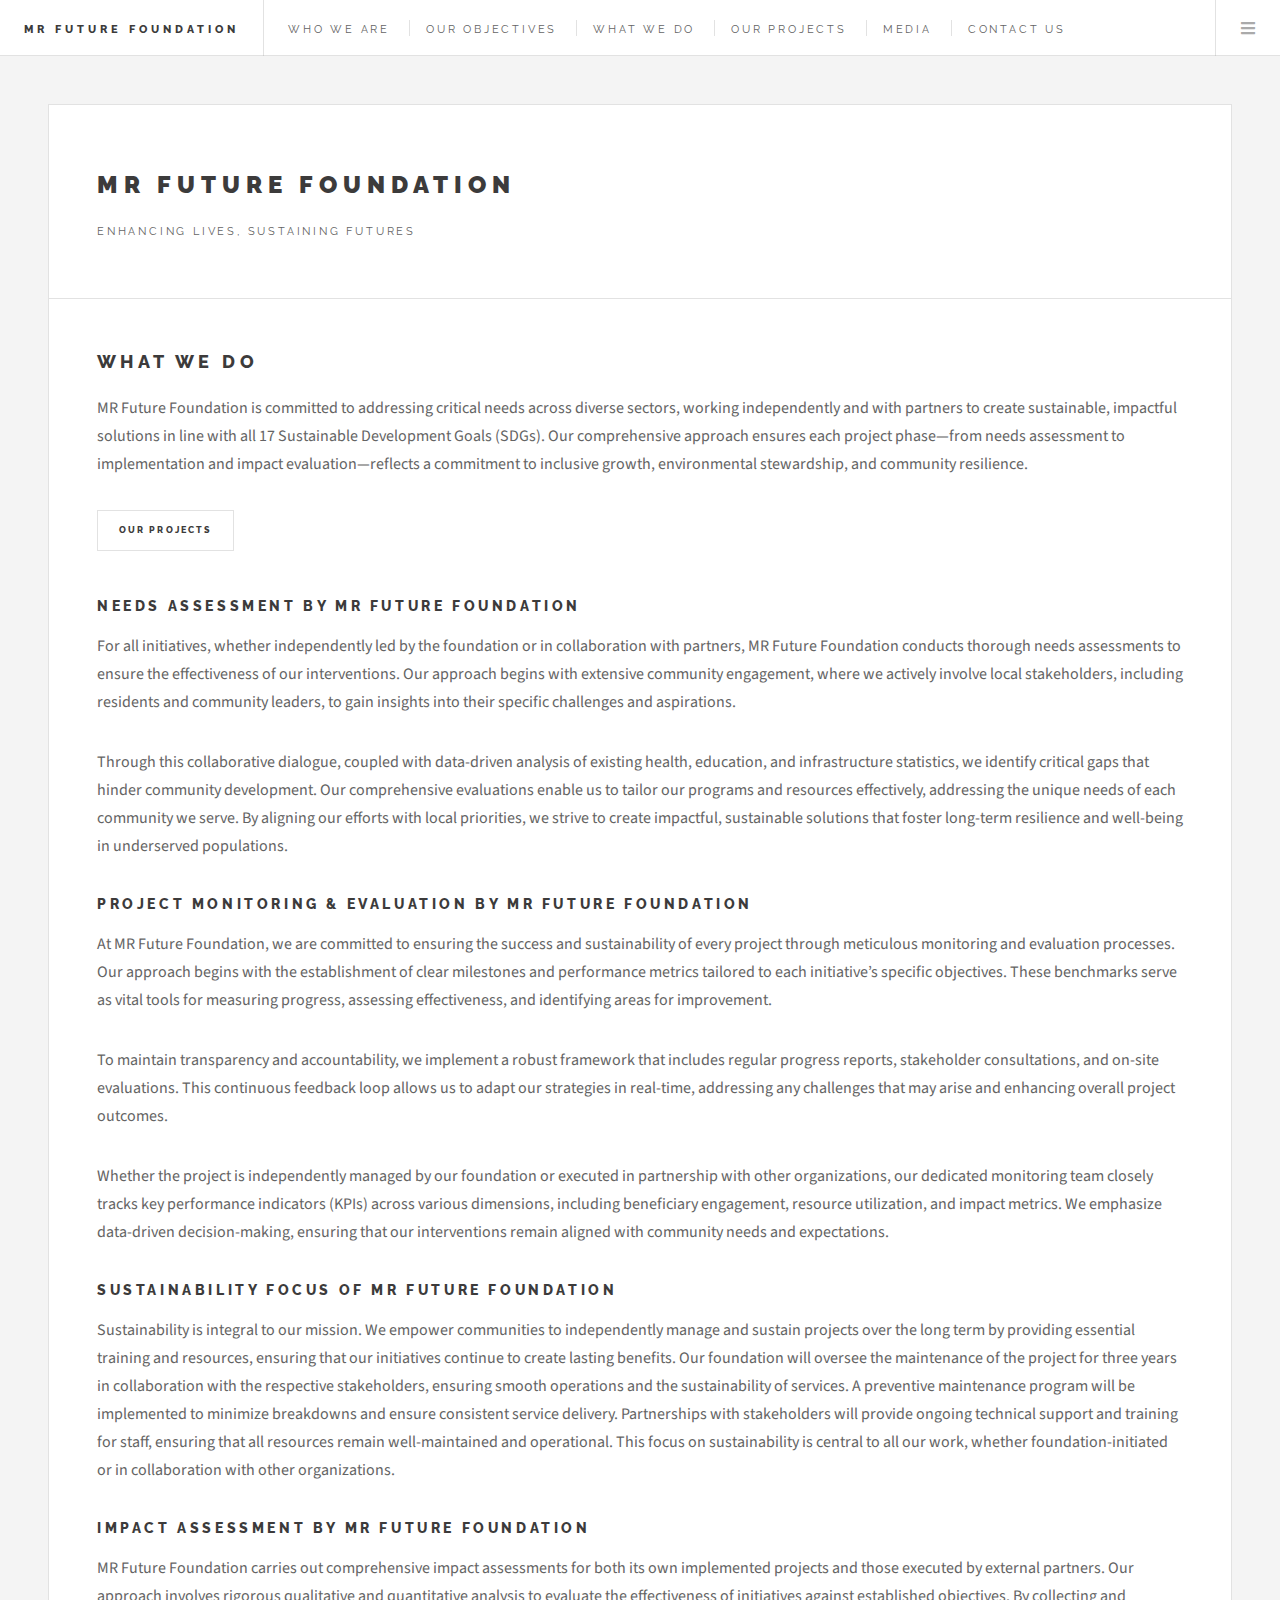
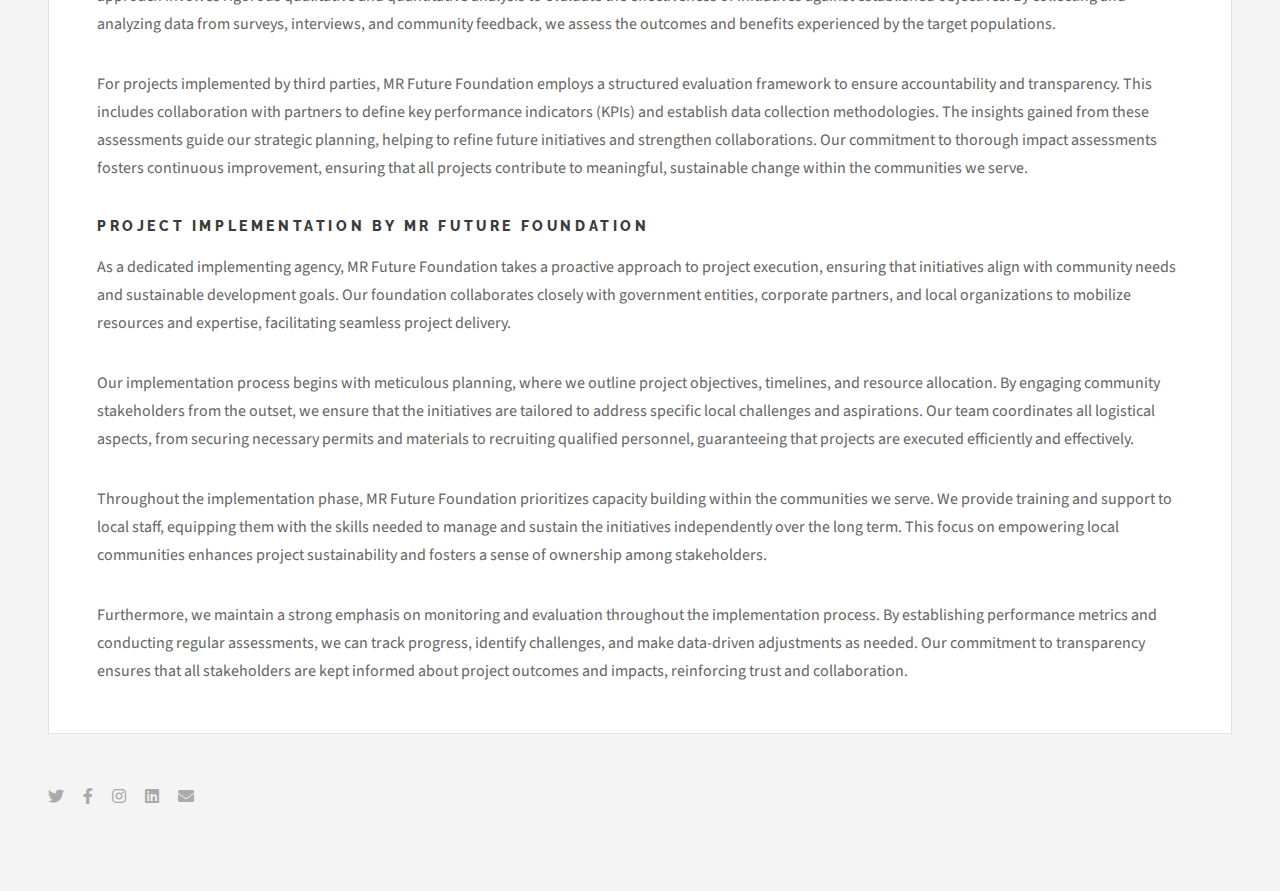
<file: what.html>
<!DOCTYPE HTML>
<!--
  Future Imperfect by HTML5 UP
  html5up.net | @ajlkn
  Free for personal and commercial use under the CCA 3.0 license (html5up.net/license)
-->
<html>

<head>
  <title>MR Future Foundation</title>
  <meta charset="utf-8" />
  <meta name="viewport" content="width=device-width, initial-scale=1, user-scalable=no" />
  <link rel="stylesheet" href="assets/css/main.css" />
</head>

<body class="is-preload">

  <!-- Wrapper -->
  <div id="wrapper">

    <!-- Header -->
    <header id="header">
      <h1><a href="index.html">MR Future Foundation</a></h1>
      <nav class="links">
        <ul>
          <li><a href="who.html">Who we are</a></li>
          <li><a href="objectives.html">Our Objectives</a></li>
          <li><a href="what.html">What we do</a></li>
          <li><a href="projects.html">Our Projects</a></li>
          <li><a href="gallery.html">Media</a></li>
          <li><a href="contact.html">Contact us</a></li>
        </ul>
      </nav>
      <nav class="main">
        <ul>
          <!-- <li class="search">
            <a class="fa-search" href="#search">Search</a>
            <form id="search" method="get" action="#">
              <input type="text" name="query" placeholder="Search" />
            </form>
          </li> -->
          <li class="menu">
            <a class="fa-bars" href="#menu">Menu</a>
          </li>
        </ul>
      </nav>
    </header>

    <!-- Menu -->
    <section id="menu">

      <!-- Search 
      <section>
        <form class="search" method="get" action="#">
          <input type="text" name="query" placeholder="Search" />
        </form>
      </section> -->

      <!-- Links -->
      <section>
        <ul class="links">
          <li>
            <a href="who.html">
              <h3>Who We Are</h3>
              <p>Sustainable development through 5Ps</p>
            </a>
          </li>
          <li>
            <a href="objectives.html">
              <h3>Our Objectives</h3>
              <p>Working hand-in-hand with 17 SDGs</p>
            </a>
          </li>
          <li>
            <a href="what.html">
              <h3>What Do We Do</h3>
            </a>
          </li>
          <li>
            <a href="projects.html">
              <h3>Our Projects</h3>
            </a>
          </li>
          <li>
            <a href="gallery.html	">
              <h3>Media</h3>
              <p>Gallery Of MRFF Initiatives</p>
            </a>
          </li>
          <li>
            <a href="contact.html	">
              <h3>Contact Us</h3>
              <p>Gallery Of MRFF Initiatives</p>
            </a>
          </li>
        </ul>
      </section>

      <!-- Actions -->
      <!--
      <section>
          <ul class="actions stacked">
              <li><a href="#" class="button large fit">Log In</a></li>
          </ul>
      </section>
      -->

    </section>

        <!-- Main -->
          <div id="main">

            <!-- Post -->
              <article class="post">
                <header>
                  <div class="title">
                    <h2>MR Future Foundation</h2>
                    <p>enhancing lives, sustaining futures</p>
                  </div>
                  <!-- <div class="meta">
                    <time class="published" datetime="2015-11-01">November 1, 2015</time>
                    <a href="#" class="author"><span class="name">Jane Doe</span><img src="images/avatar.jpg" alt="" /></a>
                  </div> -->
                </header>
                <h2>what we do</h2>
                <p>MR Future Foundation is committed to addressing critical needs across diverse sectors, working independently and with partners to create sustainable, impactful solutions in line with all 17 Sustainable Development Goals (SDGs). Our comprehensive approach ensures each project phase—from needs assessment to implementation and impact evaluation—reflects a commitment to inclusive growth, environmental stewardship, and community resilience.</p>
                <h3><button><a href="projects.html">OUR PROJECTS</a></button></h3>
                <br>
                <h3>Needs Assessment by MR Future Foundation</h3>
                <p>For all initiatives, whether independently led by the foundation or in collaboration with partners, MR Future Foundation conducts thorough needs assessments to ensure the effectiveness of our interventions. Our approach begins with extensive community engagement, where we actively involve local stakeholders, including residents and community leaders, to gain insights into their specific challenges and aspirations.</p>
                <p>Through this collaborative dialogue, coupled with data-driven analysis of existing health, education, and infrastructure statistics, we identify critical gaps that hinder community development. Our comprehensive evaluations enable us to tailor our programs and resources effectively, addressing the unique needs of each community we serve. By aligning our efforts with local priorities, we strive to create impactful, sustainable solutions that foster long-term resilience and well-being in underserved populations.</p>
                <h3>Project Monitoring & Evaluation by MR Future Foundation</h3>
                <p>At MR Future Foundation, we are committed to ensuring the success and sustainability of every project through meticulous monitoring and evaluation processes. Our approach begins with the establishment of clear milestones and performance metrics tailored to each initiative’s specific objectives. These benchmarks serve as vital tools for measuring progress, assessing effectiveness, and identifying areas for improvement.</p>
                <p>To maintain transparency and accountability, we implement a robust framework that includes regular progress reports, stakeholder consultations, and on-site evaluations. This continuous feedback loop allows us to adapt our strategies in real-time, addressing any challenges that may arise and enhancing overall project outcomes.</p>
                <p>Whether the project is independently managed by our foundation or executed in partnership with other organizations, our dedicated monitoring team closely tracks key performance indicators (KPIs) across various dimensions, including beneficiary engagement, resource utilization, and impact metrics. We emphasize data-driven decision-making, ensuring that our interventions remain aligned with community needs and expectations.</p>
                <h3>Sustainability Focus of MR Future Foundation</h3>
                <p>Sustainability is integral to our mission. We empower communities to independently manage and sustain projects over the long term by providing essential training and resources, ensuring that our initiatives continue to create lasting benefits. Our foundation will oversee the maintenance of the project for three years in collaboration with the respective stakeholders, ensuring smooth operations and the sustainability of services. A preventive maintenance program will be implemented to minimize breakdowns and ensure consistent service delivery. Partnerships with stakeholders will provide ongoing technical support and training for staff, ensuring that all resources remain well-maintained and operational. This focus on sustainability is central to all our work, whether foundation-initiated or in collaboration with other organizations.</p>
                <h3>Impact Assessment by MR Future Foundation</h3>
                <p>MR Future Foundation carries out comprehensive impact assessments for both its own implemented projects and those executed by external partners. Our approach involves rigorous qualitative and quantitative analysis to evaluate the effectiveness of initiatives against established objectives. By collecting and analyzing data from surveys, interviews, and community feedback, we assess the outcomes and benefits experienced by the target populations.</p>
                <p>For projects implemented by third parties, MR Future Foundation employs a structured evaluation framework to ensure accountability and transparency. This includes collaboration with partners to define key performance indicators (KPIs) and establish data collection methodologies. The insights gained from these assessments guide our strategic planning, helping to refine future initiatives and strengthen collaborations. Our commitment to thorough impact assessments fosters continuous improvement, ensuring that all projects contribute to meaningful, sustainable change within the communities we serve.</p>
                <h3>Project Implementation by MR Future Foundation</h3>
                <p>As a dedicated implementing agency, MR Future Foundation takes a proactive approach to project execution, ensuring that initiatives align with community needs and sustainable development goals. Our foundation collaborates closely with government entities, corporate partners, and local organizations to mobilize resources and expertise, facilitating seamless project delivery.</p>
                <p>Our implementation process begins with meticulous planning, where we outline project objectives, timelines, and resource allocation. By engaging community stakeholders from the outset, we ensure that the initiatives are tailored to address specific local challenges and aspirations. Our team coordinates all logistical aspects, from securing necessary permits and materials to recruiting qualified personnel, guaranteeing that projects are executed efficiently and effectively.</p>
                <p>Throughout the implementation phase, MR Future Foundation prioritizes capacity building within the communities we serve. We provide training and support to local staff, equipping them with the skills needed to manage and sustain the initiatives independently over the long term. This focus on empowering local communities enhances project sustainability and fosters a sense of ownership among stakeholders.</p>
                <p>Furthermore, we maintain a strong emphasis on monitoring and evaluation throughout the implementation process. By establishing performance metrics and conducting regular assessments, we can track progress, identify challenges, and make data-driven adjustments as needed. Our commitment to transparency ensures that all stakeholders are kept informed about project outcomes and impacts, reinforcing trust and collaboration.</p>
                <!--<footer>
                  <ul class="stats">
                    <li><a href="#">General</a></li>
                    <li><a href="#" class="icon solid fa-heart">28</a></li>
                    <li><a href="#" class="icon solid fa-comment">128</a></li>
                  </ul>
                </footer>-->
              </article>

          </div>

        <!-- Footer -->
        <section id="footer">
          <ul class="icons">
            <li><a href="#" class="icon brands fa-twitter"><span class="label">Twitter</span></a></li>
            <li><a href="https://www.facebook.com/people/MR-Future-Foundation/61567914415302/#" class="icon brands fa-facebook-f"><span class="label">Facebook</span></a></li>
            <li><a href="https://www.instagram.com/mr_future_foundation/" class="icon brands fa-instagram"><span class="label">Instagram</span></a></li>
            <li><a href="https://www.linkedin.com/company/mr-future-foundation" class="icon brands fa-linkedin"><span class="label">LinkedIn</span></a></li>
            <li><a href="mrff.sdg@gmail.com" class="icon solid fa-envelope"><span class="label">Email</span></a></li>
          </ul>
        </section>

        </section>

      </div>

    <!-- Scripts -->
      <script src="assets/js/jquery.min.js"></script>
      <script src="assets/js/browser.min.js"></script>
      <script src="assets/js/breakpoints.min.js"></script>
      <script src="assets/js/util.js"></script>
      <script src="assets/js/main.js"></script>

  </body>
</html>
</file>
<file: assets/css/main.css>
@import url(fontawesome-all.min.css);
@import url("https://fonts.googleapis.com/css?family=Source+Sans+Pro:400,700|Raleway:400,800,900");

/*
	Future Imperfect by HTML5 UP
	html5up.net | @ajlkn
	Free for personal and commercial use under the CCA 3.0 license (html5up.net/license)
*/

html, body, div, span, applet, object,
iframe, h1, h2, h3, h4, h5, h6, p, blockquote,
pre, a, abbr, acronym, address, big, cite,
code, del, dfn, em, img, ins, kbd, q, s, samp,
small, strike, strong, sub, sup, tt, var, b,
u, i, center, dl, dt, dd, ol, ul, li, fieldset,
form, label, legend, table, caption, tbody,
tfoot, thead, tr, th, td, article, aside,
canvas, details, embed, figure, figcaption,
footer, header, hgroup, menu, nav, output, ruby,
section, summary, time, mark, audio, video {
	margin: 0;
	padding: 0;
	border: 0;
	font-size: 100%;
	font: inherit;
	vertical-align: baseline;}

article, aside, details, figcaption, figure,
footer, header, hgroup, menu, nav, section {
	display: block;}

body {
	line-height: 1;
}

ol, ul {
	list-style: none;
}

blockquote, q {
	quotes: none;
}

	blockquote:before, blockquote:after, q:before, q:after {
		content: '';
		content: none;
	}

table {
	border-collapse: collapse;
	border-spacing: 0;
}

body {
	-webkit-text-size-adjust: none;
}

mark {
	background-color: transparent;
	color: inherit;
}

input::-moz-focus-inner {
	border: 0;
	padding: 0;
}

input, select, textarea {
	-moz-appearance: none;
	-webkit-appearance: none;
	-ms-appearance: none;
	appearance: none;
}

/* Basic */

	@-ms-viewport {
		width: device-width;
	}

	body {
		-ms-overflow-style: scrollbar;
	}

	@media screen and (max-width: 480px) {

		html, body {
			min-width: 320px;
		}

	}

	html {
		box-sizing: border-box;
	}

	*, *:before, *:after {
		box-sizing: inherit;
	}

	body {
		background: #f4f4f4;
	}

		body.is-preload *, body.is-preload *:before, body.is-preload *:after {
			-moz-animation: none !important;
			-webkit-animation: none !important;
			-ms-animation: none !important;
			animation: none !important;
			-moz-transition: none !important;
			-webkit-transition: none !important;
			-ms-transition: none !important;
			transition: none !important;
		}

/* Type */

	body, input, select, textarea {
		color: #646464;
		font-family: "Source Sans Pro", Helvetica, sans-serif;
		font-size: 14pt;
		font-weight: 400;
		line-height: 1.75;
	}

		@media screen and (max-width: 1680px) {

			body, input, select, textarea {
				font-size: 12pt;
			}

		}

		@media screen and (max-width: 1280px) {

			body, input, select, textarea {
				font-size: 12pt;
			}

		}

		@media screen and (max-width: 980px) {

			body, input, select, textarea {
				font-size: 12pt;
			}

		}

		@media screen and (max-width: 736px) {

			body, input, select, textarea {
				font-size: 12pt;
			}

		}

		@media screen and (max-width: 480px) {

			body, input, select, textarea {
				font-size: 12pt;
			}

		}

	a {
		-moz-transition: color 0.2s ease, border-bottom-color 0.2s ease;
		-webkit-transition: color 0.2s ease, border-bottom-color 0.2s ease;
		-ms-transition: color 0.2s ease, border-bottom-color 0.2s ease;
		transition: color 0.2s ease, border-bottom-color 0.2s ease;
		border-bottom: dotted 1px rgba(160, 160, 160, 0.65);
		color: inherit;
		text-decoration: none;
	}

		a:before {
			-moz-transition: color 0.2s ease;
			-webkit-transition: color 0.2s ease;
			-ms-transition: color 0.2s ease;
			transition: color 0.2s ease;
		}

		a:hover {
			border-bottom-color: transparent;
			color: #2ebaae !important;
		}

			a:hover:before {
				color: #2ebaae !important;
			}

	strong, b {
		color: #3c3b3b;
		font-weight: 700;
	}

	em, i {
		font-style: italic;
	}

	p {
		margin: 0 0 2em 0;
	}

	h1, h2, h3, h4, h5, h6 {
		color: #3c3b3b;
		font-family: "Raleway", Helvetica, sans-serif;
		font-weight: 800;
		letter-spacing: 0.25em;
		line-height: 1.65;
		margin: 0 0 1em 0;
		text-transform: uppercase;
	}

		h1 a, h2 a, h3 a, h4 a, h5 a, h6 a {
			color: inherit;
			border-bottom: 0;
		}

	h2 {
		font-size: 1.1em;
	}

	h3 {
		font-size: 0.9em;
	}

	h4 {
		font-size: 0.7em;
	}

	h5 {
		font-size: 0.7em;
	}

	h6 {
		font-size: 0.7em;
	}

	sub {
		font-size: 0.8em;
		position: relative;
		top: 0.5em;
	}

	sup {
		font-size: 0.8em;
		position: relative;
		top: -0.5em;
	}

	blockquote {
		border-left: solid 4px rgba(160, 160, 160, 0.3);
		font-style: italic;
		margin: 0 0 2em 0;
		padding: 0.5em 0 0.5em 2em;
	}

	code {
		background: rgba(160, 160, 160, 0.075);
		border: solid 1px rgba(160, 160, 160, 0.3);
		font-family: "Courier New", monospace;
		font-size: 0.9em;
		margin: 0 0.25em;
		padding: 0.25em 0.65em;
	}

	pre {
		-webkit-overflow-scrolling: touch;
		font-family: "Courier New", monospace;
		font-size: 0.9em;
		margin: 0 0 2em 0;
	}

		pre code {
			display: block;
			line-height: 1.75em;
			padding: 1em 1.5em;
			overflow-x: auto;
		}

	hr {
		border: 0;
		border-bottom: solid 1px rgba(160, 160, 160, 0.3);
		margin: 2em 0;
	}

		hr.major {
			margin: 3em 0;
		}

	.align-left {
		text-align: left;
	}

	.align-center {
		text-align: center;
	}

	.align-right {
		text-align: right;
	}

/* Row */

	.row {
		display: flex;
		flex-wrap: wrap;
		box-sizing: border-box;
		align-items: stretch;
	}

		.row > * {
			box-sizing: border-box;
		}

		.row.gtr-uniform > * > :last-child {
			margin-bottom: 0;
		}

		.row.aln-left {
			justify-content: flex-start;
		}

		.row.aln-center {
			justify-content: center;
		}

		.row.aln-right {
			justify-content: flex-end;
		}

		.row.aln-top {
			align-items: flex-start;
		}

		.row.aln-middle {
			align-items: center;
		}

		.row.aln-bottom {
			align-items: flex-end;
		}

		.row > .imp {
			order: -1;
		}

		.row > .col-1 {
			width: 8.33333%;
		}

		.row > .off-1 {
			margin-left: 8.33333%;
		}

		.row > .col-2 {
			width: 16.66667%;
		}

		.row > .off-2 {
			margin-left: 16.66667%;
		}

		.row > .col-3 {
			width: 25%;
		}

		.row > .off-3 {
			margin-left: 25%;
		}

		.row > .col-4 {
			width: 33.33333%;
		}

		.row > .off-4 {
			margin-left: 33.33333%;
		}

		.row > .col-5 {
			width: 41.66667%;
		}

		.row > .off-5 {
			margin-left: 41.66667%;
		}

		.row > .col-6 {
			width: 50%;
		}

		.row > .off-6 {
			margin-left: 50%;
		}

		.row > .col-7 {
			width: 58.33333%;
		}

		.row > .off-7 {
			margin-left: 58.33333%;
		}

		.row > .col-8 {
			width: 66.66667%;
		}

		.row > .off-8 {
			margin-left: 66.66667%;
		}

		.row > .col-9 {
			width: 75%;
		}

		.row > .off-9 {
			margin-left: 75%;
		}

		.row > .col-10 {
			width: 83.33333%;
		}

		.row > .off-10 {
			margin-left: 83.33333%;
		}

		.row > .col-11 {
			width: 91.66667%;
		}

		.row > .off-11 {
			margin-left: 91.66667%;
		}

		.row > .col-12 {
			width: 100%;
		}

		.row > .off-12 {
			margin-left: 100%;
		}

		.row.gtr-0 {
			margin-top: 0;
			margin-left: 0em;
		}

			.row.gtr-0 > * {
				padding: 0 0 0 0em;
			}

			.row.gtr-0.gtr-uniform {
				margin-top: 0em;
			}

				.row.gtr-0.gtr-uniform > * {
					padding-top: 0em;
				}

		.row.gtr-25 {
			margin-top: 0;
			margin-left: -0.25em;
		}

			.row.gtr-25 > * {
				padding: 0 0 0 0.25em;
			}

			.row.gtr-25.gtr-uniform {
				margin-top: -0.25em;
			}

				.row.gtr-25.gtr-uniform > * {
					padding-top: 0.25em;
				}

		.row.gtr-50 {
			margin-top: 0;
			margin-left: -0.5em;
		}

			.row.gtr-50 > * {
				padding: 0 0 0 0.5em;
			}

			.row.gtr-50.gtr-uniform {
				margin-top: -0.5em;
			}

				.row.gtr-50.gtr-uniform > * {
					padding-top: 0.5em;
				}

		.row {
			margin-top: 0;
			margin-left: -1em;
		}

			.row > * {
				padding: 0 0 0 1em;
			}

			.row.gtr-uniform {
				margin-top: -1em;
			}

				.row.gtr-uniform > * {
					padding-top: 1em;
				}

		.row.gtr-150 {
			margin-top: 0;
			margin-left: -1.5em;
		}

			.row.gtr-150 > * {
				padding: 0 0 0 1.5em;
			}

			.row.gtr-150.gtr-uniform {
				margin-top: -1.5em;
			}

				.row.gtr-150.gtr-uniform > * {
					padding-top: 1.5em;
				}

		.row.gtr-200 {
			margin-top: 0;
			margin-left: -2em;
		}

			.row.gtr-200 > * {
				padding: 0 0 0 2em;
			}

			.row.gtr-200.gtr-uniform {
				margin-top: -2em;
			}

				.row.gtr-200.gtr-uniform > * {
					padding-top: 2em;
				}

		@media screen and (max-width: 1680px) {

			.row {
				display: flex;
				flex-wrap: wrap;
				box-sizing: border-box;
				align-items: stretch;
			}

				.row > * {
					box-sizing: border-box;
				}

				.row.gtr-uniform > * > :last-child {
					margin-bottom: 0;
				}

				.row.aln-left {
					justify-content: flex-start;
				}

				.row.aln-center {
					justify-content: center;
				}

				.row.aln-right {
					justify-content: flex-end;
				}

				.row.aln-top {
					align-items: flex-start;
				}

				.row.aln-middle {
					align-items: center;
				}

				.row.aln-bottom {
					align-items: flex-end;
				}

				.row > .imp-xlarge {
					order: -1;
				}

				.row > .col-1-xlarge {
					width: 8.33333%;
				}

				.row > .off-1-xlarge {
					margin-left: 8.33333%;
				}

				.row > .col-2-xlarge {
					width: 16.66667%;
				}

				.row > .off-2-xlarge {
					margin-left: 16.66667%;
				}

				.row > .col-3-xlarge {
					width: 25%;
				}

				.row > .off-3-xlarge {
					margin-left: 25%;
				}

				.row > .col-4-xlarge {
					width: 33.33333%;
				}

				.row > .off-4-xlarge {
					margin-left: 33.33333%;
				}

				.row > .col-5-xlarge {
					width: 41.66667%;
				}

				.row > .off-5-xlarge {
					margin-left: 41.66667%;
				}

				.row > .col-6-xlarge {
					width: 50%;
				}

				.row > .off-6-xlarge {
					margin-left: 50%;
				}

				.row > .col-7-xlarge {
					width: 58.33333%;
				}

				.row > .off-7-xlarge {
					margin-left: 58.33333%;
				}

				.row > .col-8-xlarge {
					width: 66.66667%;
				}

				.row > .off-8-xlarge {
					margin-left: 66.66667%;
				}

				.row > .col-9-xlarge {
					width: 75%;
				}

				.row > .off-9-xlarge {
					margin-left: 75%;
				}

				.row > .col-10-xlarge {
					width: 83.33333%;
				}

				.row > .off-10-xlarge {
					margin-left: 83.33333%;
				}

				.row > .col-11-xlarge {
					width: 91.66667%;
				}

				.row > .off-11-xlarge {
					margin-left: 91.66667%;
				}

				.row > .col-12-xlarge {
					width: 100%;
				}

				.row > .off-12-xlarge {
					margin-left: 100%;
				}

				.row.gtr-0 {
					margin-top: 0;
					margin-left: 0em;
				}

					.row.gtr-0 > * {
						padding: 0 0 0 0em;
					}

					.row.gtr-0.gtr-uniform {
						margin-top: 0em;
					}

						.row.gtr-0.gtr-uniform > * {
							padding-top: 0em;
						}

				.row.gtr-25 {
					margin-top: 0;
					margin-left: -0.25em;
				}

					.row.gtr-25 > * {
						padding: 0 0 0 0.25em;
					}

					.row.gtr-25.gtr-uniform {
						margin-top: -0.25em;
					}

						.row.gtr-25.gtr-uniform > * {
							padding-top: 0.25em;
						}

				.row.gtr-50 {
					margin-top: 0;
					margin-left: -0.5em;
				}

					.row.gtr-50 > * {
						padding: 0 0 0 0.5em;
					}

					.row.gtr-50.gtr-uniform {
						margin-top: -0.5em;
					}

						.row.gtr-50.gtr-uniform > * {
							padding-top: 0.5em;
						}

				.row {
					margin-top: 0;
					margin-left: -1em;
				}

					.row > * {
						padding: 0 0 0 1em;
					}

					.row.gtr-uniform {
						margin-top: -1em;
					}

						.row.gtr-uniform > * {
							padding-top: 1em;
						}

				.row.gtr-150 {
					margin-top: 0;
					margin-left: -1.5em;
				}

					.row.gtr-150 > * {
						padding: 0 0 0 1.5em;
					}

					.row.gtr-150.gtr-uniform {
						margin-top: -1.5em;
					}

						.row.gtr-150.gtr-uniform > * {
							padding-top: 1.5em;
						}

				.row.gtr-200 {
					margin-top: 0;
					margin-left: -2em;
				}

					.row.gtr-200 > * {
						padding: 0 0 0 2em;
					}

					.row.gtr-200.gtr-uniform {
						margin-top: -2em;
					}

						.row.gtr-200.gtr-uniform > * {
							padding-top: 2em;
						}

		}

		@media screen and (max-width: 1280px) {

			.row {
				display: flex;
				flex-wrap: wrap;
				box-sizing: border-box;
				align-items: stretch;
			}

				.row > * {
					box-sizing: border-box;
				}

				.row.gtr-uniform > * > :last-child {
					margin-bottom: 0;
				}

				.row.aln-left {
					justify-content: flex-start;
				}

				.row.aln-center {
					justify-content: center;
				}

				.row.aln-right {
					justify-content: flex-end;
				}

				.row.aln-top {
					align-items: flex-start;
				}

				.row.aln-middle {
					align-items: center;
				}

				.row.aln-bottom {
					align-items: flex-end;
				}

				.row > .imp-large {
					order: -1;
				}

				.row > .col-1-large {
					width: 8.33333%;
				}

				.row > .off-1-large {
					margin-left: 8.33333%;
				}

				.row > .col-2-large {
					width: 16.66667%;
				}

				.row > .off-2-large {
					margin-left: 16.66667%;
				}

				.row > .col-3-large {
					width: 25%;
				}

				.row > .off-3-large {
					margin-left: 25%;
				}

				.row > .col-4-large {
					width: 33.33333%;
				}

				.row > .off-4-large {
					margin-left: 33.33333%;
				}

				.row > .col-5-large {
					width: 41.66667%;
				}

				.row > .off-5-large {
					margin-left: 41.66667%;
				}

				.row > .col-6-large {
					width: 50%;
				}

				.row > .off-6-large {
					margin-left: 50%;
				}

				.row > .col-7-large {
					width: 58.33333%;
				}

				.row > .off-7-large {
					margin-left: 58.33333%;
				}

				.row > .col-8-large {
					width: 66.66667%;
				}

				.row > .off-8-large {
					margin-left: 66.66667%;
				}

				.row > .col-9-large {
					width: 75%;
				}

				.row > .off-9-large {
					margin-left: 75%;
				}

				.row > .col-10-large {
					width: 83.33333%;
				}

				.row > .off-10-large {
					margin-left: 83.33333%;
				}

				.row > .col-11-large {
					width: 91.66667%;
				}

				.row > .off-11-large {
					margin-left: 91.66667%;
				}

				.row > .col-12-large {
					width: 100%;
				}

				.row > .off-12-large {
					margin-left: 100%;
				}

				.row.gtr-0 {
					margin-top: 0;
					margin-left: 0em;
				}

					.row.gtr-0 > * {
						padding: 0 0 0 0em;
					}

					.row.gtr-0.gtr-uniform {
						margin-top: 0em;
					}

						.row.gtr-0.gtr-uniform > * {
							padding-top: 0em;
						}

				.row.gtr-25 {
					margin-top: 0;
					margin-left: -0.25em;
				}

					.row.gtr-25 > * {
						padding: 0 0 0 0.25em;
					}

					.row.gtr-25.gtr-uniform {
						margin-top: -0.25em;
					}

						.row.gtr-25.gtr-uniform > * {
							padding-top: 0.25em;
						}

				.row.gtr-50 {
					margin-top: 0;
					margin-left: -0.5em;
				}

					.row.gtr-50 > * {
						padding: 0 0 0 0.5em;
					}

					.row.gtr-50.gtr-uniform {
						margin-top: -0.5em;
					}

						.row.gtr-50.gtr-uniform > * {
							padding-top: 0.5em;
						}

				.row {
					margin-top: 0;
					margin-left: -1em;
				}

					.row > * {
						padding: 0 0 0 1em;
					}

					.row.gtr-uniform {
						margin-top: -1em;
					}

						.row.gtr-uniform > * {
							padding-top: 1em;
						}

				.row.gtr-150 {
					margin-top: 0;
					margin-left: -1.5em;
				}

					.row.gtr-150 > * {
						padding: 0 0 0 1.5em;
					}

					.row.gtr-150.gtr-uniform {
						margin-top: -1.5em;
					}

						.row.gtr-150.gtr-uniform > * {
							padding-top: 1.5em;
						}

				.row.gtr-200 {
					margin-top: 0;
					margin-left: -2em;
				}

					.row.gtr-200 > * {
						padding: 0 0 0 2em;
					}

					.row.gtr-200.gtr-uniform {
						margin-top: -2em;
					}

						.row.gtr-200.gtr-uniform > * {
							padding-top: 2em;
						}

		}

		@media screen and (max-width: 980px) {

			.row {
				display: flex;
				flex-wrap: wrap;
				box-sizing: border-box;
				align-items: stretch;
			}

				.row > * {
					box-sizing: border-box;
				}

				.row.gtr-uniform > * > :last-child {
					margin-bottom: 0;
				}

				.row.aln-left {
					justify-content: flex-start;
				}

				.row.aln-center {
					justify-content: center;
				}

				.row.aln-right {
					justify-content: flex-end;
				}

				.row.aln-top {
					align-items: flex-start;
				}

				.row.aln-middle {
					align-items: center;
				}

				.row.aln-bottom {
					align-items: flex-end;
				}

				.row > .imp-medium {
					order: -1;
				}

				.row > .col-1-medium {
					width: 8.33333%;
				}

				.row > .off-1-medium {
					margin-left: 8.33333%;
				}

				.row > .col-2-medium {
					width: 16.66667%;
				}

				.row > .off-2-medium {
					margin-left: 16.66667%;
				}

				.row > .col-3-medium {
					width: 25%;
				}

				.row > .off-3-medium {
					margin-left: 25%;
				}

				.row > .col-4-medium {
					width: 33.33333%;
				}

				.row > .off-4-medium {
					margin-left: 33.33333%;
				}

				.row > .col-5-medium {
					width: 41.66667%;
				}

				.row > .off-5-medium {
					margin-left: 41.66667%;
				}

				.row > .col-6-medium {
					width: 50%;
				}

				.row > .off-6-medium {
					margin-left: 50%;
				}

				.row > .col-7-medium {
					width: 58.33333%;
				}

				.row > .off-7-medium {
					margin-left: 58.33333%;
				}

				.row > .col-8-medium {
					width: 66.66667%;
				}

				.row > .off-8-medium {
					margin-left: 66.66667%;
				}

				.row > .col-9-medium {
					width: 75%;
				}

				.row > .off-9-medium {
					margin-left: 75%;
				}

				.row > .col-10-medium {
					width: 83.33333%;
				}

				.row > .off-10-medium {
					margin-left: 83.33333%;
				}

				.row > .col-11-medium {
					width: 91.66667%;
				}

				.row > .off-11-medium {
					margin-left: 91.66667%;
				}

				.row > .col-12-medium {
					width: 100%;
				}

				.row > .off-12-medium {
					margin-left: 100%;
				}

				.row.gtr-0 {
					margin-top: 0;
					margin-left: 0em;
				}

					.row.gtr-0 > * {
						padding: 0 0 0 0em;
					}

					.row.gtr-0.gtr-uniform {
						margin-top: 0em;
					}

						.row.gtr-0.gtr-uniform > * {
							padding-top: 0em;
						}

				.row.gtr-25 {
					margin-top: 0;
					margin-left: -0.25em;
				}

					.row.gtr-25 > * {
						padding: 0 0 0 0.25em;
					}

					.row.gtr-25.gtr-uniform {
						margin-top: -0.25em;
					}

						.row.gtr-25.gtr-uniform > * {
							padding-top: 0.25em;
						}

				.row.gtr-50 {
					margin-top: 0;
					margin-left: -0.5em;
				}

					.row.gtr-50 > * {
						padding: 0 0 0 0.5em;
					}

					.row.gtr-50.gtr-uniform {
						margin-top: -0.5em;
					}

						.row.gtr-50.gtr-uniform > * {
							padding-top: 0.5em;
						}

				.row {
					margin-top: 0;
					margin-left: -1em;
				}

					.row > * {
						padding: 0 0 0 1em;
					}

					.row.gtr-uniform {
						margin-top: -1em;
					}

						.row.gtr-uniform > * {
							padding-top: 1em;
						}

				.row.gtr-150 {
					margin-top: 0;
					margin-left: -1.5em;
				}

					.row.gtr-150 > * {
						padding: 0 0 0 1.5em;
					}

					.row.gtr-150.gtr-uniform {
						margin-top: -1.5em;
					}

						.row.gtr-150.gtr-uniform > * {
							padding-top: 1.5em;
						}

				.row.gtr-200 {
					margin-top: 0;
					margin-left: -2em;
				}

					.row.gtr-200 > * {
						padding: 0 0 0 2em;
					}

					.row.gtr-200.gtr-uniform {
						margin-top: -2em;
					}

						.row.gtr-200.gtr-uniform > * {
							padding-top: 2em;
						}

		}

		@media screen and (max-width: 736px) {

			.row {
				display: flex;
				flex-wrap: wrap;
				box-sizing: border-box;
				align-items: stretch;
			}

				.row > * {
					box-sizing: border-box;
				}

				.row.gtr-uniform > * > :last-child {
					margin-bottom: 0;
				}

				.row.aln-left {
					justify-content: flex-start;
				}

				.row.aln-center {
					justify-content: center;
				}

				.row.aln-right {
					justify-content: flex-end;
				}

				.row.aln-top {
					align-items: flex-start;
				}

				.row.aln-middle {
					align-items: center;
				}

				.row.aln-bottom {
					align-items: flex-end;
				}

				.row > .imp-small {
					order: -1;
				}

				.row > .col-1-small {
					width: 8.33333%;
				}

				.row > .off-1-small {
					margin-left: 8.33333%;
				}

				.row > .col-2-small {
					width: 16.66667%;
				}

				.row > .off-2-small {
					margin-left: 16.66667%;
				}

				.row > .col-3-small {
					width: 25%;
				}

				.row > .off-3-small {
					margin-left: 25%;
				}

				.row > .col-4-small {
					width: 33.33333%;
				}

				.row > .off-4-small {
					margin-left: 33.33333%;
				}

				.row > .col-5-small {
					width: 41.66667%;
				}

				.row > .off-5-small {
					margin-left: 41.66667%;
				}

				.row > .col-6-small {
					width: 50%;
				}

				.row > .off-6-small {
					margin-left: 50%;
				}

				.row > .col-7-small {
					width: 58.33333%;
				}

				.row > .off-7-small {
					margin-left: 58.33333%;
				}

				.row > .col-8-small {
					width: 66.66667%;
				}

				.row > .off-8-small {
					margin-left: 66.66667%;
				}

				.row > .col-9-small {
					width: 75%;
				}

				.row > .off-9-small {
					margin-left: 75%;
				}

				.row > .col-10-small {
					width: 83.33333%;
				}

				.row > .off-10-small {
					margin-left: 83.33333%;
				}

				.row > .col-11-small {
					width: 91.66667%;
				}

				.row > .off-11-small {
					margin-left: 91.66667%;
				}

				.row > .col-12-small {
					width: 100%;
				}

				.row > .off-12-small {
					margin-left: 100%;
				}

				.row.gtr-0 {
					margin-top: 0;
					margin-left: 0em;
				}

					.row.gtr-0 > * {
						padding: 0 0 0 0em;
					}

					.row.gtr-0.gtr-uniform {
						margin-top: 0em;
					}

						.row.gtr-0.gtr-uniform > * {
							padding-top: 0em;
						}

				.row.gtr-25 {
					margin-top: 0;
					margin-left: -0.25em;
				}

					.row.gtr-25 > * {
						padding: 0 0 0 0.25em;
					}

					.row.gtr-25.gtr-uniform {
						margin-top: -0.25em;
					}

						.row.gtr-25.gtr-uniform > * {
							padding-top: 0.25em;
						}

				.row.gtr-50 {
					margin-top: 0;
					margin-left: -0.5em;
				}

					.row.gtr-50 > * {
						padding: 0 0 0 0.5em;
					}

					.row.gtr-50.gtr-uniform {
						margin-top: -0.5em;
					}

						.row.gtr-50.gtr-uniform > * {
							padding-top: 0.5em;
						}

				.row {
					margin-top: 0;
					margin-left: -1em;
				}

					.row > * {
						padding: 0 0 0 1em;
					}

					.row.gtr-uniform {
						margin-top: -1em;
					}

						.row.gtr-uniform > * {
							padding-top: 1em;
						}

				.row.gtr-150 {
					margin-top: 0;
					margin-left: -1.5em;
				}

					.row.gtr-150 > * {
						padding: 0 0 0 1.5em;
					}

					.row.gtr-150.gtr-uniform {
						margin-top: -1.5em;
					}

						.row.gtr-150.gtr-uniform > * {
							padding-top: 1.5em;
						}

				.row.gtr-200 {
					margin-top: 0;
					margin-left: -2em;
				}

					.row.gtr-200 > * {
						padding: 0 0 0 2em;
					}

					.row.gtr-200.gtr-uniform {
						margin-top: -2em;
					}

						.row.gtr-200.gtr-uniform > * {
							padding-top: 2em;
						}

		}

		@media screen and (max-width: 480px) {

			.row {
				display: flex;
				flex-wrap: wrap;
				box-sizing: border-box;
				align-items: stretch;
			}

				.row > * {
					box-sizing: border-box;
				}

				.row.gtr-uniform > * > :last-child {
					margin-bottom: 0;
				}

				.row.aln-left {
					justify-content: flex-start;
				}

				.row.aln-center {
					justify-content: center;
				}

				.row.aln-right {
					justify-content: flex-end;
				}

				.row.aln-top {
					align-items: flex-start;
				}

				.row.aln-middle {
					align-items: center;
				}

				.row.aln-bottom {
					align-items: flex-end;
				}

				.row > .imp-xsmall {
					order: -1;
				}

				.row > .col-1-xsmall {
					width: 8.33333%;
				}

				.row > .off-1-xsmall {
					margin-left: 8.33333%;
				}

				.row > .col-2-xsmall {
					width: 16.66667%;
				}

				.row > .off-2-xsmall {
					margin-left: 16.66667%;
				}

				.row > .col-3-xsmall {
					width: 25%;
				}

				.row > .off-3-xsmall {
					margin-left: 25%;
				}

				.row > .col-4-xsmall {
					width: 33.33333%;
				}

				.row > .off-4-xsmall {
					margin-left: 33.33333%;
				}

				.row > .col-5-xsmall {
					width: 41.66667%;
				}

				.row > .off-5-xsmall {
					margin-left: 41.66667%;
				}

				.row > .col-6-xsmall {
					width: 50%;
				}

				.row > .off-6-xsmall {
					margin-left: 50%;
				}

				.row > .col-7-xsmall {
					width: 58.33333%;
				}

				.row > .off-7-xsmall {
					margin-left: 58.33333%;
				}

				.row > .col-8-xsmall {
					width: 66.66667%;
				}

				.row > .off-8-xsmall {
					margin-left: 66.66667%;
				}

				.row > .col-9-xsmall {
					width: 75%;
				}

				.row > .off-9-xsmall {
					margin-left: 75%;
				}

				.row > .col-10-xsmall {
					width: 83.33333%;
				}

				.row > .off-10-xsmall {
					margin-left: 83.33333%;
				}

				.row > .col-11-xsmall {
					width: 91.66667%;
				}

				.row > .off-11-xsmall {
					margin-left: 91.66667%;
				}

				.row > .col-12-xsmall {
					width: 100%;
				}

				.row > .off-12-xsmall {
					margin-left: 100%;
				}

				.row.gtr-0 {
					margin-top: 0;
					margin-left: 0em;
				}

					.row.gtr-0 > * {
						padding: 0 0 0 0em;
					}

					.row.gtr-0.gtr-uniform {
						margin-top: 0em;
					}

						.row.gtr-0.gtr-uniform > * {
							padding-top: 0em;
						}

				.row.gtr-25 {
					margin-top: 0;
					margin-left: -0.25em;
				}

					.row.gtr-25 > * {
						padding: 0 0 0 0.25em;
					}

					.row.gtr-25.gtr-uniform {
						margin-top: -0.25em;
					}

						.row.gtr-25.gtr-uniform > * {
							padding-top: 0.25em;
						}

				.row.gtr-50 {
					margin-top: 0;
					margin-left: -0.5em;
				}

					.row.gtr-50 > * {
						padding: 0 0 0 0.5em;
					}

					.row.gtr-50.gtr-uniform {
						margin-top: -0.5em;
					}

						.row.gtr-50.gtr-uniform > * {
							padding-top: 0.5em;
						}

				.row {
					margin-top: 0;
					margin-left: -1em;
				}

					.row > * {
						padding: 0 0 0 1em;
					}

					.row.gtr-uniform {
						margin-top: -1em;
					}

						.row.gtr-uniform > * {
							padding-top: 1em;
						}

				.row.gtr-150 {
					margin-top: 0;
					margin-left: -1.5em;
				}

					.row.gtr-150 > * {
						padding: 0 0 0 1.5em;
					}

					.row.gtr-150.gtr-uniform {
						margin-top: -1.5em;
					}

						.row.gtr-150.gtr-uniform > * {
							padding-top: 1.5em;
						}

				.row.gtr-200 {
					margin-top: 0;
					margin-left: -2em;
				}

					.row.gtr-200 > * {
						padding: 0 0 0 2em;
					}

					.row.gtr-200.gtr-uniform {
						margin-top: -2em;
					}

						.row.gtr-200.gtr-uniform > * {
							padding-top: 2em;
						}

		}

/* Author */

	.author {
		display: -moz-flex;
		display: -webkit-flex;
		display: -ms-flex;
		display: flex;
		-moz-flex-direction: row;
		-webkit-flex-direction: row;
		-ms-flex-direction: row;
		flex-direction: row;
		-moz-align-items: center;
		-webkit-align-items: center;
		-ms-align-items: center;
		align-items: center;
		-moz-justify-content: -moz-flex-end;
		-webkit-justify-content: -webkit-flex-end;
		-ms-justify-content: -ms-flex-end;
		justify-content: flex-end;
		border-bottom: 0;
		font-family: "Raleway", Helvetica, sans-serif;
		font-size: 0.6em;
		font-weight: 400;
		letter-spacing: 0.25em;
		text-transform: uppercase;
		white-space: nowrap;
	}

		.author .name {
			-moz-transition: border-bottom-color 0.2s ease;
			-webkit-transition: border-bottom-color 0.2s ease;
			-ms-transition: border-bottom-color 0.2s ease;
			transition: border-bottom-color 0.2s ease;
			border-bottom: dotted 1px rgba(160, 160, 160, 0.65);
			display: block;
			margin: 0 1.5em 0 0;
		}

		.author img {
			border-radius: 100%;
			display: block;
			width: 4em;
		}

		.author:hover .name {
			border-bottom-color: transparent;
		}

/* Blurb */

	.blurb h2 {
		font-size: 0.8em;
		margin: 0 0 1.5em 0;
	}

	.blurb h3 {
		font-size: 0.7em;
	}

	.blurb p {
		font-size: 0.9em;
	}

/* Box */

	.box {
		border: solid 1px rgba(160, 160, 160, 0.3);
		margin-bottom: 2em;
		padding: 1.5em;
	}

		.box > :last-child,
		.box > :last-child > :last-child,
		.box > :last-child > :last-child > :last-child {
			margin-bottom: 0;
		}

		.box.alt {
			border: 0;
			border-radius: 0;
			padding: 0;
		}

/* Button */

	input[type="submit"],
	input[type="reset"],
	input[type="button"],
	button,
	.button {
		-moz-appearance: none;
		-webkit-appearance: none;
		-ms-appearance: none;
		appearance: none;
		-moz-transition: background-color 0.2s ease, box-shadow 0.2s ease, color 0.2s ease;
		-webkit-transition: background-color 0.2s ease, box-shadow 0.2s ease, color 0.2s ease;
		-ms-transition: background-color 0.2s ease, box-shadow 0.2s ease, color 0.2s ease;
		transition: background-color 0.2s ease, box-shadow 0.2s ease, color 0.2s ease;
		background-color: transparent;
		border: 0;
		box-shadow: inset 0 0 0 1px rgba(160, 160, 160, 0.3);
		color: #3c3b3b !important;
		cursor: pointer;
		display: inline-block;
		font-family: "Raleway", Helvetica, sans-serif;
		font-size: 0.6em;
		font-weight: 800;
		height: 4.8125em;
		letter-spacing: 0.25em;
		line-height: 4.8125em;
		padding: 0 2.5em;
		text-align: center;
		text-decoration: none;
		text-transform: uppercase;
		white-space: nowrap;
	}

		input[type="submit"]:hover,
		input[type="reset"]:hover,
		input[type="button"]:hover,
		button:hover,
		.button:hover {
			box-shadow: inset 0 0 0 1px #2ebaae;
			color: #2ebaae !important;
		}

			input[type="submit"]:hover:active,
			input[type="reset"]:hover:active,
			input[type="button"]:hover:active,
			button:hover:active,
			.button:hover:active {
				background-color: rgba(46, 186, 174, 0.05);
			}

		input[type="submit"]:before, input[type="submit"]:after,
		input[type="reset"]:before,
		input[type="reset"]:after,
		input[type="button"]:before,
		input[type="button"]:after,
		button:before,
		button:after,
		.button:before,
		.button:after {
			color: #aaaaaa;
			position: relative;
		}

		input[type="submit"]:before,
		input[type="reset"]:before,
		input[type="button"]:before,
		button:before,
		.button:before {
			left: -1em;
			padding: 0 0 0 0.75em;
		}

		input[type="submit"]:after,
		input[type="reset"]:after,
		input[type="button"]:after,
		button:after,
		.button:after {
			left: 1em;
			padding: 0 0.75em 0 0;
		}

		input[type="submit"].fit,
		input[type="reset"].fit,
		input[type="button"].fit,
		button.fit,
		.button.fit {
			width: 100%;
		}

		input[type="submit"].large,
		input[type="reset"].large,
		input[type="button"].large,
		button.large,
		.button.large {
			font-size: 0.7em;
			padding: 0 3em;
		}

		input[type="submit"].small,
		input[type="reset"].small,
		input[type="button"].small,
		button.small,
		.button.small {
			font-size: 0.5em;
		}

		input[type="submit"].disabled, input[type="submit"]:disabled,
		input[type="reset"].disabled,
		input[type="reset"]:disabled,
		input[type="button"].disabled,
		input[type="button"]:disabled,
		button.disabled,
		button:disabled,
		.button.disabled,
		.button:disabled {
			pointer-events: none;
			color: rgba(160, 160, 160, 0.3) !important;
		}

			input[type="submit"].disabled:before, input[type="submit"]:disabled:before,
			input[type="reset"].disabled:before,
			input[type="reset"]:disabled:before,
			input[type="button"].disabled:before,
			input[type="button"]:disabled:before,
			button.disabled:before,
			button:disabled:before,
			.button.disabled:before,
			.button:disabled:before {
				color: rgba(160, 160, 160, 0.3) !important;
			}

/* Form */

	form {
		margin: 0 0 2em 0;
	}

		form.search {
			text-decoration: none;
			position: relative;
		}

			form.search:before {
				-moz-osx-font-smoothing: grayscale;
				-webkit-font-smoothing: antialiased;
				display: inline-block;
				font-style: normal;
				font-variant: normal;
				text-rendering: auto;
				line-height: 1;
				text-transform: none !important;
				font-family: 'Font Awesome 5 Free';
				font-weight: 900;
			}

			form.search:before {
				color: #aaaaaa;
				content: '\f002';
				display: block;
				height: 2.75em;
				left: 0;
				line-height: 2.75em;
				position: absolute;
				text-align: center;
				top: 0;
				width: 2.5em;
			}

			form.search > input:first-child {
				padding-left: 2.5em;
			}

	label {
		color: #3c3b3b;
		display: block;
		font-size: 0.9em;
		font-weight: 700;
		margin: 0 0 1em 0;
	}

	input[type="text"],
	input[type="password"],
	input[type="email"],
	input[type="tel"],
	select,
	textarea {
		-moz-appearance: none;
		-webkit-appearance: none;
		-ms-appearance: none;
		appearance: none;
		background: rgba(160, 160, 160, 0.075);
		border: none;
		border: solid 1px rgba(160, 160, 160, 0.3);
		border-radius: 0;
		color: inherit;
		display: block;
		outline: 0;
		padding: 0 1em;
		text-decoration: none;
		width: 100%;
	}

		input[type="text"]:invalid,
		input[type="password"]:invalid,
		input[type="email"]:invalid,
		input[type="tel"]:invalid,
		select:invalid,
		textarea:invalid {
			box-shadow: none;
		}

		input[type="text"]:focus,
		input[type="password"]:focus,
		input[type="email"]:focus,
		input[type="tel"]:focus,
		select:focus,
		textarea:focus {
			border-color: #2ebaae;
			box-shadow: inset 0 0 0 1px #2ebaae;
		}

	.select-wrapper {
		text-decoration: none;
		display: block;
		position: relative;
	}

		.select-wrapper:before {
			-moz-osx-font-smoothing: grayscale;
			-webkit-font-smoothing: antialiased;
			display: inline-block;
			font-style: normal;
			font-variant: normal;
			text-rendering: auto;
			line-height: 1;
			text-transform: none !important;
			font-family: 'Font Awesome 5 Free';
			font-weight: 900;
		}

		.select-wrapper:before {
			color: rgba(160, 160, 160, 0.3);
			content: '\f078';
			display: block;
			height: 2.75em;
			line-height: 2.75em;
			pointer-events: none;
			position: absolute;
			right: 0;
			text-align: center;
			top: 0;
			width: 2.75em;
		}

		.select-wrapper select::-ms-expand {
			display: none;
		}

	select {
		background-image: url("data:image/svg+xml;charset=utf8,%3Csvg xmlns='http://www.w3.org/2000/svg' width='40' height='40' preserveAspectRatio='none' viewBox='0 0 40 40'%3E%3Cpath d='M9.4,12.3l10.4,10.4l10.4-10.4c0.2-0.2,0.5-0.4,0.9-0.4c0.3,0,0.6,0.1,0.9,0.4l3.3,3.3c0.2,0.2,0.4,0.5,0.4,0.9 c0,0.4-0.1,0.6-0.4,0.9L20.7,31.9c-0.2,0.2-0.5,0.4-0.9,0.4c-0.3,0-0.6-0.1-0.9-0.4L4.3,17.3c-0.2-0.2-0.4-0.5-0.4-0.9 c0-0.4,0.1-0.6,0.4-0.9l3.3-3.3c0.2-0.2,0.5-0.4,0.9-0.4S9.1,12.1,9.4,12.3z' fill='rgba(160, 160, 160, 0.3)' /%3E%3C/svg%3E");
		background-size: 1.25rem;
		background-repeat: no-repeat;
		background-position: calc(100% - 1rem) center;
		height: 2.75em;
		padding-right: 2.75em;
		text-overflow: ellipsis;
	}

		select option {
			color: #3c3b3b;
			background: #ffffff;
		}

		select:focus::-ms-value {
			background-color: transparent;
		}

		select::-ms-expand {
			display: none;
		}

	input[type="text"],
	input[type="password"],
	input[type="email"],
	select {
		height: 2.75em;
	}

	textarea {
		padding: 0.75em 1em;
	}

	input[type="checkbox"],
	input[type="radio"] {
		-moz-appearance: none;
		-webkit-appearance: none;
		-ms-appearance: none;
		appearance: none;
		display: block;
		float: left;
		margin-right: -2em;
		opacity: 0;
		width: 1em;
		z-index: -1;
	}

		input[type="checkbox"] + label,
		input[type="radio"] + label {
			text-decoration: none;
			color: #646464;
			cursor: pointer;
			display: inline-block;
			font-size: 1em;
			font-weight: 400;
			padding-left: 2.4em;
			padding-right: 0.75em;
			position: relative;
		}

			input[type="checkbox"] + label:before,
			input[type="radio"] + label:before {
				-moz-osx-font-smoothing: grayscale;
				-webkit-font-smoothing: antialiased;
				display: inline-block;
				font-style: normal;
				font-variant: normal;
				text-rendering: auto;
				line-height: 1;
				text-transform: none !important;
				font-family: 'Font Awesome 5 Free';
				font-weight: 900;
			}

			input[type="checkbox"] + label:before,
			input[type="radio"] + label:before {
				background: rgba(160, 160, 160, 0.075);
				border: solid 1px rgba(160, 160, 160, 0.3);
				content: '';
				display: inline-block;
				font-size: 0.8em;
				height: 2.0625em;
				left: 0;
				line-height: 2.0625em;
				position: absolute;
				text-align: center;
				top: 0;
				width: 2.0625em;
			}

		input[type="checkbox"]:checked + label:before,
		input[type="radio"]:checked + label:before {
			background: #3c3b3b;
			border-color: #3c3b3b;
			color: #ffffff;
			content: '\f00c';
		}

		input[type="checkbox"]:focus + label:before,
		input[type="radio"]:focus + label:before {
			border-color: #2ebaae;
			box-shadow: 0 0 0 1px #2ebaae;
		}

	input[type="radio"] + label:before {
		border-radius: 100%;
	}

	::-webkit-input-placeholder {
		color: #aaaaaa !important;
		opacity: 1.0;
	}

	:-moz-placeholder {
		color: #aaaaaa !important;
		opacity: 1.0;
	}

	::-moz-placeholder {
		color: #aaaaaa !important;
		opacity: 1.0;
	}

	:-ms-input-placeholder {
		color: #aaaaaa !important;
		opacity: 1.0;
	}

/* Icon */

	.icon {
		text-decoration: none;
		border-bottom: none;
		position: relative;
	}

		.icon:before {
			-moz-osx-font-smoothing: grayscale;
			-webkit-font-smoothing: antialiased;
			display: inline-block;
			font-style: normal;
			font-variant: normal;
			text-rendering: auto;
			line-height: 1;
			text-transform: none !important;
			font-family: 'Font Awesome 5 Free';
			font-weight: 400;
		}

		.icon > .label {
			display: none;
		}

		.icon:before {
			line-height: inherit;
		}

		.icon.solid:before {
			font-weight: 900;
		}

		.icon.brands:before {
			font-family: 'Font Awesome 5 Brands';
		}

		.icon.suffix:before {
			float: right;
		}

/* Image */

	.image {
		border: 0;
		display: inline-block;
		position: relative;
	}

		.image img {
			display: block;
		}

		.image.left, .image.right {
			max-width: 40%;
		}

			.image.left img, .image.right img {
				width: 100%;
			}

		.image.left {
			float: left;
			padding: 0 1.5em 1em 0;
			top: 0.25em;
		}

		.image.right {
			float: right;
			padding: 0 0 1em 1.5em;
			top: 0.25em;
		}

		.image.fit {
			display: block;
			margin: 0 0 2em 0;
			width: 100%;
		}

			.image.fit img {
				width: 100%;
			}

		.image.featured {
			display: block;
			margin: 0 0 3em 0;
			width: 100%;
		}

			.image.featured img {
				width: 100%;
			}

			@media screen and (max-width: 736px) {

				.image.featured {
					margin: 0 0 1.5em 0;
				}

			}

		.image.main {
			display: block;
			margin: 0 0 3em 0;
			width: 100%;
		}

			.image.main img {
				width: 100%;
			}

/* List */

	ol {
		list-style: decimal;
		margin: 0 0 2em 0;
		padding-left: 1.25em;
	}

		ol li {
			padding-left: 0.25em;
		}

	ul {
		list-style: disc;
		margin: 0 0 2em 0;
		padding-left: 1em;
	}

		ul li {
			padding-left: 0.5em;
		}

		ul.alt {
			list-style: none;
			padding-left: 0;
		}

			ul.alt li {
				border-top: solid 1px rgba(160, 160, 160, 0.3);
				padding: 0.5em 0;
			}

				ul.alt li:first-child {
					border-top: 0;
					padding-top: 0;
				}

	dl {
		margin: 0 0 2em 0;
	}

		dl dt {
			display: block;
			font-weight: 700;
			margin: 0 0 1em 0;
		}

		dl dd {
			margin-left: 2em;
		}

/* Actions */

	ul.actions {
		display: -moz-flex;
		display: -webkit-flex;
		display: -ms-flex;
		display: flex;
		cursor: default;
		list-style: none;
		margin-left: -1em;
		padding-left: 0;
	}

		ul.actions li {
			padding: 0 0 0 1em;
			vertical-align: middle;
		}

		ul.actions.special {
			-moz-justify-content: center;
			-webkit-justify-content: center;
			-ms-justify-content: center;
			justify-content: center;
			width: 100%;
			margin-left: 0;
		}

			ul.actions.special li:first-child {
				padding-left: 0;
			}

		ul.actions.stacked {
			-moz-flex-direction: column;
			-webkit-flex-direction: column;
			-ms-flex-direction: column;
			flex-direction: column;
			margin-left: 0;
		}

			ul.actions.stacked li {
				padding: 1.3em 0 0 0;
			}

				ul.actions.stacked li:first-child {
					padding-top: 0;
				}

		ul.actions.fit {
			width: calc(100% + 1em);
		}

			ul.actions.fit li {
				-moz-flex-grow: 1;
				-webkit-flex-grow: 1;
				-ms-flex-grow: 1;
				flex-grow: 1;
				-moz-flex-shrink: 1;
				-webkit-flex-shrink: 1;
				-ms-flex-shrink: 1;
				flex-shrink: 1;
				width: 100%;
			}

				ul.actions.fit li > * {
					width: 100%;
				}

			ul.actions.fit.stacked {
				width: 100%;
			}

		@media screen and (max-width: 480px) {

			ul.actions:not(.fixed) {
				-moz-flex-direction: column;
				-webkit-flex-direction: column;
				-ms-flex-direction: column;
				flex-direction: column;
				margin-left: 0;
				width: 100% !important;
			}

				ul.actions:not(.fixed) li {
					-moz-flex-grow: 1;
					-webkit-flex-grow: 1;
					-ms-flex-grow: 1;
					flex-grow: 1;
					-moz-flex-shrink: 1;
					-webkit-flex-shrink: 1;
					-ms-flex-shrink: 1;
					flex-shrink: 1;
					padding: 1em 0 0 0;
					text-align: center;
					width: 100%;
				}

					ul.actions:not(.fixed) li > * {
						width: 100%;
					}

					ul.actions:not(.fixed) li:first-child {
						padding-top: 0;
					}

					ul.actions:not(.fixed) li input[type="submit"],
					ul.actions:not(.fixed) li input[type="reset"],
					ul.actions:not(.fixed) li input[type="button"],
					ul.actions:not(.fixed) li button,
					ul.actions:not(.fixed) li .button {
						width: 100%;
					}

						ul.actions:not(.fixed) li input[type="submit"].icon:before,
						ul.actions:not(.fixed) li input[type="reset"].icon:before,
						ul.actions:not(.fixed) li input[type="button"].icon:before,
						ul.actions:not(.fixed) li button.icon:before,
						ul.actions:not(.fixed) li .button.icon:before {
							margin-left: -0.5em;
						}

		}

/* Icons */

	ul.icons {
		cursor: default;
		list-style: none;
		padding-left: 0;
	}

		ul.icons li {
			display: inline-block;
			padding: 0 1em 0 0;
		}

			ul.icons li:last-child {
				padding-right: 0;
			}

			ul.icons li > * {
				border: 0;
			}

				ul.icons li > * .label {
					display: none;
				}

/* Posts */

	ul.posts {
		list-style: none;
		padding: 0;
	}

		ul.posts li {
			border-top: dotted 1px rgba(160, 160, 160, 0.3);
			margin: 1.5em 0 0 0;
			padding: 1.5em 0 0 0;
		}

			ul.posts li:first-child {
				border-top: 0;
				margin-top: 0;
				padding-top: 0;
			}

		ul.posts article {
			display: -moz-flex;
			display: -webkit-flex;
			display: -ms-flex;
			display: flex;
			-moz-align-items: -moz-flex-start;
			-webkit-align-items: -webkit-flex-start;
			-ms-align-items: -ms-flex-start;
			align-items: flex-start;
			-moz-flex-direction: row-reverse;
			-webkit-flex-direction: row-reverse;
			-ms-flex-direction: row-reverse;
			flex-direction: row-reverse;
		}

			ul.posts article .image {
				display: block;
				margin-right: 1.5em;
				min-width: 4em;
				width: 4em;
			}

				ul.posts article .image img {
					width: 100%;
				}

			ul.posts article header {
				-moz-flex-grow: 1;
				-webkit-flex-grow: 1;
				-ms-flex-grow: 1;
				flex-grow: 1;
				-ms-flex: 1;
			}

				ul.posts article header h3 {
					font-size: 0.7em;
					margin-top: 0.125em;
				}

				ul.posts article header .published {
					display: block;
					font-family: "Raleway", Helvetica, sans-serif;
					font-size: 0.6em;
					font-weight: 400;
					letter-spacing: 0.25em;
					margin: -0.625em 0 1.7em 0;
					text-transform: uppercase;
				}

				ul.posts article header > :last-child {
					margin-bottom: 0;
				}

/* Mini Post */

	.mini-post {
		display: -moz-flex;
		display: -webkit-flex;
		display: -ms-flex;
		display: flex;
		-moz-flex-direction: column-reverse;
		-webkit-flex-direction: column-reverse;
		-ms-flex-direction: column-reverse;
		flex-direction: column-reverse;
		background: #ffffff;
		border: solid 1px rgba(160, 160, 160, 0.3);
		margin: 0 0 2em 0;
	}

		.mini-post .image {
			overflow: hidden;
			width: 100%;
		}

			.mini-post .image img {
				-moz-transition: -moz-transform 0.2s ease-out;
				-webkit-transition: -webkit-transform 0.2s ease-out;
				-ms-transition: -ms-transform 0.2s ease-out;
				transition: transform 0.2s ease-out;
				width: 100%;
			}

			.mini-post .image:hover img {
				-moz-transform: scale(1.05);
				-webkit-transform: scale(1.05);
				-ms-transform: scale(1.05);
				transform: scale(1.05);
			}

		.mini-post header {
			padding: 1.25em 4.25em 0.1em 1.25em ;
			min-height: 4em;
			position: relative;
			-moz-flex-grow: 1;
			-webkit-flex-grow: 1;
			-ms-flex-grow: 1;
			flex-grow: 1;
		}

			.mini-post header h3 {
				font-size: 0.7em;
			}

			.mini-post header .published {
				display: block;
				font-family: "Raleway", Helvetica, sans-serif;
				font-size: 0.6em;
				font-weight: 400;
				letter-spacing: 0.25em;
				margin: -0.625em 0 1.7em 0;
				text-transform: uppercase;
			}

			.mini-post header .author {
				position: absolute;
				right: 2em;
				top: 2em;
			}

	.mini-posts {
		margin: 0 0 2em 0;
	}

		@media screen and (max-width: 1280px) {

			.mini-posts {
				display: -moz-flex;
				display: -webkit-flex;
				display: -ms-flex;
				display: flex;
				-moz-flex-wrap: wrap;
				-webkit-flex-wrap: wrap;
				-ms-flex-wrap: wrap;
				flex-wrap: wrap;
				width: calc(100% + 2em);
			}

				.mini-posts > * {
					margin: 2em 2em 0 0;
					width: calc(50% - 2em);
				}

				.mini-posts > :nth-child(-n + 2) {
					margin-top: 0;
				}

		}

		@media screen and (max-width: 480px) {

			.mini-posts {
				display: block;
				width: 100%;
			}

				.mini-posts > * {
					margin: 0 0 2em 0;
					width: 100%;
				}

		}

/* Post */

	.post {
		padding: 3em 3em 1em 3em ;
		background: #ffffff;
		border: solid 1px rgba(160, 160, 160, 0.3);
		margin: 0 0 3em 0;
		position: relative;
	}

		.post > header {
			display: -moz-flex;
			display: -webkit-flex;
			display: -ms-flex;
			display: flex;
			border-bottom: solid 1px rgba(160, 160, 160, 0.3);
			left: -3em;
			margin: -3em 0 3em 0;
			position: relative;
			width: calc(100% + 6em);
		}

			.post > header .title {
				-moz-flex-grow: 1;
				-webkit-flex-grow: 1;
				-ms-flex-grow: 1;
				flex-grow: 1;
				-ms-flex: 1;
				padding: 3.75em 3em 3.3em 3em;
			}

				.post > header .title h2 {
					font-weight: 900;
					font-size: 1.5em;
				}

				.post > header .title > :last-child {
					margin-bottom: 0;
				}

			.post > header .meta {
				padding: 3.75em 3em 1.75em 3em ;
				border-left: solid 1px rgba(160, 160, 160, 0.3);
				min-width: 17em;
				text-align: right;
				width: 17em;
			}

				.post > header .meta > * {
					margin: 0 0 1em 0;
				}

				.post > header .meta > :last-child {
					margin-bottom: 0;
				}

				.post > header .meta .published {
					color: #3c3b3b;
					display: block;
					font-family: "Raleway", Helvetica, sans-serif;
					font-size: 0.7em;
					font-weight: 800;
					letter-spacing: 0.25em;
					margin-top: 0.5em;
					text-transform: uppercase;
					white-space: nowrap;
				}

		.post > a.image.featured {
			overflow: hidden;
		}

			.post > a.image.featured img {
				-moz-transition: -moz-transform 0.2s ease-out;
				-webkit-transition: -webkit-transform 0.2s ease-out;
				-ms-transition: -ms-transform 0.2s ease-out;
				transition: transform 0.2s ease-out;
			}

			.post > a.image.featured:hover img {
				-moz-transform: scale(1.05);
				-webkit-transform: scale(1.05);
				-ms-transform: scale(1.05);
				transform: scale(1.05);
			}

		.post > footer {
			display: -moz-flex;
			display: -webkit-flex;
			display: -ms-flex;
			display: flex;
			-moz-align-items: center;
			-webkit-align-items: center;
			-ms-align-items: center;
			align-items: center;
		}

			.post > footer .actions {
				-moz-flex-grow: 1;
				-webkit-flex-grow: 1;
				-ms-flex-grow: 1;
				flex-grow: 1;
			}

			.post > footer .stats {
				cursor: default;
				list-style: none;
				padding: 0;
			}

				.post > footer .stats li {
					border-left: solid 1px rgba(160, 160, 160, 0.3);
					display: inline-block;
					font-family: "Raleway", Helvetica, sans-serif;
					font-size: 0.6em;
					font-weight: 400;
					letter-spacing: 0.25em;
					line-height: 1;
					margin: 0 0 0 2em;
					padding: 0 0 0 2em;
					text-transform: uppercase;
				}

					.post > footer .stats li:first-child {
						border-left: 0;
						margin-left: 0;
						padding-left: 0;
					}

					.post > footer .stats li .icon {
						border-bottom: 0;
					}

						.post > footer .stats li .icon:before {
							color: rgba(160, 160, 160, 0.3);
							margin-right: 0.75em;
						}

		@media screen and (max-width: 980px) {

			.post {
				border-left: 0;
				border-right: 0;
				left: -3em;
				width: calc(100% + (3em * 2));
			}

				.post > header {
					-moz-flex-direction: column;
					-webkit-flex-direction: column;
					-ms-flex-direction: column;
					flex-direction: column;
					padding: 3.75em 3em 1.25em 3em ;
					border-left: 0;
				}

					.post > header .title {
						-ms-flex: 0 1 auto;
						margin: 0 0 2em 0;
						padding: 0;
						text-align: center;
					}

					.post > header .meta {
						-moz-align-items: center;
						-webkit-align-items: center;
						-ms-align-items: center;
						align-items: center;
						display: -moz-flex;
						display: -webkit-flex;
						display: -ms-flex;
						display: flex;
						-moz-justify-content: center;
						-webkit-justify-content: center;
						-ms-justify-content: center;
						justify-content: center;
						border-left: 0;
						margin: 0 0 2em 0;
						padding-top: 0;
						padding: 0;
						text-align: left;
						width: 100%;
					}

						.post > header .meta > * {
							border-left: solid 1px rgba(160, 160, 160, 0.3);
							margin-left: 2em;
							padding-left: 2em;
						}

						.post > header .meta > :first-child {
							border-left: 0;
							margin-left: 0;
							padding-left: 0;
						}

						.post > header .meta .published {
							margin-bottom: 0;
							margin-top: 0;
						}

						.post > header .meta .author {
							-moz-flex-direction: row-reverse;
							-webkit-flex-direction: row-reverse;
							-ms-flex-direction: row-reverse;
							flex-direction: row-reverse;
							margin-bottom: 0;
						}

							.post > header .meta .author .name {
								margin: 0 0 0 1.5em;
							}

							.post > header .meta .author img {
								width: 3.5em;
							}

		}

		@media screen and (max-width: 736px) {

			.post {
				padding: 1.5em 1.5em 0.1em 1.5em ;
				left: -1.5em;
				margin: 0 0 2em 0;
				width: calc(100% + (1.5em * 2));
			}

				.post > header {
					padding: 3em 1.5em 0.5em 1.5em ;
					left: -1.5em;
					margin: -1.5em 0 1.5em 0;
					width: calc(100% + 3em);
				}

					.post > header .title h2 {
						font-size: 1.1em;
					}

		}

		@media screen and (max-width: 480px) {

			.post > header .meta {
				-moz-align-items: center;
				-webkit-align-items: center;
				-ms-align-items: center;
				align-items: center;
				-moz-flex-direction: column;
				-webkit-flex-direction: column;
				-ms-flex-direction: column;
				flex-direction: column;
			}

				.post > header .meta > * {
					border-left: 0;
					margin: 1em 0 0 0;
					padding-left: 0;
				}

				.post > header .meta .author .name {
					display: none;
				}

			.post > .image.featured {
				margin-left: -1.5em;
				margin-top: calc(-1.5em - 1px);
				width: calc(100% + 3em);
			}

			.post > footer {
				-moz-align-items: -moz-stretch;
				-webkit-align-items: -webkit-stretch;
				-ms-align-items: -ms-stretch;
				align-items: stretch;
				-moz-flex-direction: column-reverse;
				-webkit-flex-direction: column-reverse;
				-ms-flex-direction: column-reverse;
				flex-direction: column-reverse;
			}

				.post > footer .stats {
					text-align: center;
				}

					.post > footer .stats li {
						margin: 0 0 0 1.25em;
						padding: 0 0 0 1.25em;
					}

		}

/* Section/Article */

	section.special, article.special {
		text-align: center;
	}

	header p {
		font-family: "Raleway", Helvetica, sans-serif;
		font-size: 0.7em;
		font-weight: 400;
		letter-spacing: 0.25em;
		line-height: 2.5;
		margin-top: -1em;
		text-transform: uppercase;
	}

/* Table */

	.table-wrapper {
		-webkit-overflow-scrolling: touch;
		overflow-x: auto;
	}

	table {
		margin: 0 0 2em 0;
		width: 100%;
	}

		table tbody tr {
			border: solid 1px rgba(160, 160, 160, 0.3);
			border-left: 0;
			border-right: 0;
		}

			table tbody tr:nth-child(2n + 1) {
				background-color: rgba(160, 160, 160, 0.075);
			}

		table td {
			padding: 0.75em 0.75em;
		}

		table th {
			color: #3c3b3b;
			font-size: 0.9em;
			font-weight: 700;
			padding: 0 0.75em 0.75em 0.75em;
			text-align: left;
		}

		table thead {
			border-bottom: solid 2px rgba(160, 160, 160, 0.3);
		}

		table tfoot {
			border-top: solid 2px rgba(160, 160, 160, 0.3);
		}

		table.alt {
			border-collapse: separate;
		}

			table.alt tbody tr td {
				border: solid 1px rgba(160, 160, 160, 0.3);
				border-left-width: 0;
				border-top-width: 0;
			}

				table.alt tbody tr td:first-child {
					border-left-width: 1px;
				}

			table.alt tbody tr:first-child td {
				border-top-width: 1px;
			}

			table.alt thead {
				border-bottom: 0;
			}

			table.alt tfoot {
				border-top: 0;
			}

/* Header */

	body {
		padding-top: 3.5em;
	}

	#header {
		display: -moz-flex;
		display: -webkit-flex;
		display: -ms-flex;
		display: flex;
		-moz-justify-content: space-between;
		-webkit-justify-content: space-between;
		-ms-justify-content: space-between;
		justify-content: space-between;
		background-color: #ffffff;
		border-bottom: solid 1px rgba(160, 160, 160, 0.3);
		height: 3.5em;
		left: 0;
		line-height: 3.5em;
		position: fixed;
		top: 0;
		width: 100%;
		z-index: 10000;
	}

		#header a {
			color: inherit;
			text-decoration: none;
		}

		#header ul {
			list-style: none;
			margin: 0;
			padding-left: 0;
		}

			#header ul li {
				display: inline-block;
				padding-left: 0;
			}

		#header h1 {
			height: inherit;
			line-height: inherit;
			padding: 0 0 0 1.5em;
			white-space: nowrap;
		}

			#header h1 a {
				font-size: 0.7em;
			}

		#header .links {
			-moz-flex: 1;
			-webkit-flex: 1;
			-ms-flex: 1;
			flex: 1;
			border-left: solid 1px rgba(160, 160, 160, 0.3);
			height: inherit;
			line-height: inherit;
			margin-left: 1.5em;
			overflow: hidden;
			padding-left: 1.5em;
		}

			#header .links ul li {
				border-left: solid 1px rgba(160, 160, 160, 0.3);
				line-height: 1;
				margin-left: 1em;
				padding-left: 1em;
			}

				#header .links ul li:first-child {
					border-left: 0;
					margin-left: 0;
					padding-left: 0;
				}

				#header .links ul li a {
					border-bottom: 0;
					font-family: "Raleway", Helvetica, sans-serif;
					font-size: 0.7em;
					font-weight: 400;
					letter-spacing: 0.25em;
					text-transform: uppercase;
				}

		#header .main {
			height: inherit;
			line-height: inherit;
			text-align: right;
		}

			#header .main ul {
				height: inherit;
				line-height: inherit;
			}

				#header .main ul li {
					border-left: solid 1px rgba(160, 160, 160, 0.3);
					height: inherit;
					line-height: inherit;
					white-space: nowrap;
				}

					#header .main ul li > * {
						display: block;
						float: left;
					}

					#header .main ul li > a {
						text-decoration: none;
						border-bottom: 0;
						color: #aaaaaa;
						overflow: hidden;
						position: relative;
						text-indent: 4em;
						width: 4em;
					}

						#header .main ul li > a:before {
							-moz-osx-font-smoothing: grayscale;
							-webkit-font-smoothing: antialiased;
							display: inline-block;
							font-style: normal;
							font-variant: normal;
							text-rendering: auto;
							line-height: 1;
							text-transform: none !important;
							font-family: 'Font Awesome 5 Free';
							font-weight: 900;
						}

						#header .main ul li > a:before {
							display: block;
							height: inherit;
							left: 0;
							line-height: inherit;
							position: absolute;
							text-align: center;
							text-indent: 0;
							top: 0;
							width: inherit;
						}

		#header form {
			margin: 0;
		}

			#header form input {
				display: inline-block;
				height: 2.5em;
				position: relative;
				top: -2px;
				vertical-align: middle;
			}

		#header #search {
			-moz-transition: all 0.5s ease;
			-webkit-transition: all 0.5s ease;
			-ms-transition: all 0.5s ease;
			transition: all 0.5s ease;
			max-width: 0;
			opacity: 0;
			overflow: hidden;
			padding: 0;
			white-space: nowrap;
		}

			#header #search input {
				width: 12em;
			}

			#header #search.visible {
				max-width: 12.5em;
				opacity: 1;
				padding: 0 0.5em 0 0;
			}

		@media screen and (max-width: 980px) {

			#header .links {
				display: none;
			}

		}

		@media screen and (max-width: 736px) {

			#header {
				height: 2.75em;
				line-height: 2.75em;
			}

				#header h1 {
					padding: 0 0 0 1em;
				}

				#header .main .search {
					display: none;
				}

		}

/* Wrapper */

	#wrapper {
		display: -moz-flex;
		display: -webkit-flex;
		display: -ms-flex;
		display: flex;
		-moz-flex-direction: row-reverse;
		-webkit-flex-direction: row-reverse;
		-ms-flex-direction: row-reverse;
		flex-direction: row-reverse;
		-moz-transition: opacity 0.5s ease;
		-webkit-transition: opacity 0.5s ease;
		-ms-transition: opacity 0.5s ease;
		transition: opacity 0.5s ease;
		margin: 0 auto;
		max-width: 100%;
		opacity: 1;
		padding: 4.5em;
		width: 90em;
	}

		body.is-menu-visible #wrapper {
			opacity: 0.15;
		}

		@media screen and (max-width: 1680px) {

			#wrapper {
				padding: 3em;
			}

		}

		@media screen and (max-width: 1280px) {

			#wrapper {
				display: block;
			}

		}

		@media screen and (max-width: 736px) {

			#wrapper {
				padding: 1.5em;
			}

		}

		body.single #wrapper {
			display: block;
		}

/* Main */

	#main {
		-moz-flex-grow: 1;
		-webkit-flex-grow: 1;
		-ms-flex-grow: 1;
		flex-grow: 1;
		-ms-flex: 1;
		width: 100%;
	}

/* Sidebar */

	#sidebar {
		margin-right: 3em;
		min-width: 22em;
		width: 22em;
	}

		#sidebar > * {
			border-top: solid 1px rgba(160, 160, 160, 0.3);
			margin: 3em 0 0 0;
			padding: 3em 0 0 0;
		}

		#sidebar > :first-child {
			border-top: 0;
			margin-top: 0;
			padding-top: 0;
		}

		@media screen and (max-width: 1280px) {

			#sidebar {
				border-top: solid 1px rgba(160, 160, 160, 0.3);
				margin: 3em 0 0 0;
				min-width: 0;
				padding: 3em 0 0 0;
				width: 100%;
				overflow-x: hidden;
			}

		}

/* Intro */
#intro .logo {
	display: flex;
	justify-content: center;
	align-items: center;
}

/*		#intro .logo:before {
			background-image: url("data:image/svg+xml;charset=utf8,%3Csvg xmlns='http://www.w3.org/2000/svg' width='100px' height='100px' viewBox='0 0 100 100' preserveAspectRatio='none' zoomAndPan='disable'%3E%3Cpolygon points='0,0 100,0 100,25 50,0 0,25' style='fill:%23f4f4f4' /%3E%3Cpolygon points='0,100 100,100 100,75 50,100 0,75' style='fill:%23f4f4f4' /%3E%3C/svg%3E");
			background-position: top left;
			background-repeat: no-repeat;
			background-size: 100% 100%;
			content: '';
			display: block;
			height: 100%;
			left: 0;
			position: absolute;
			top: 0;
			width: 100%;
		}*/

		#intro .logo img {
				display: block;
				margin-left: 0; /* optional */
		}

	#intro header h2 {
		font-size: 2em;
		font-weight: 900;
	}

	#intro header p {
		font-size: 0.8em;
	}

	@media screen and (max-width: 1280px) {

		#intro {
			margin: 0 0 3em 0;
			text-align: center;
		}

			#intro header h2 {
				font-size: 2em;
			}

			#intro header p {
				font-size: 0.7em;
			}

	}

	@media screen and (max-width: 736px) {

		#intro {
			margin: 0 0 1.5em 0;
			padding: 1.25em 0;
		}

			#intro > :last-child {
				margin-bottom: 0;
			}

			#intro .logo {
				margin: 0 0 0.5em 0;
			}

			#intro header h2 {
				font-size: 1.25em;
			}

			#intro header > :last-child {
				margin-bottom: 0;
			}

	}

/* Footer */

	#footer .icons {
		color: #aaaaaa;
	}

	#footer .copyright {
		color: #aaaaaa;
		font-family: "Raleway", Helvetica, sans-serif;
		font-size: 0.5em;
		font-weight: 400;
		letter-spacing: 0.25em;
		text-transform: uppercase;
	}

	body.single #footer {
		text-align: center;
	}

/* Menu */

	#menu {
		-moz-transform: translateX(25em);
		-webkit-transform: translateX(25em);
		-ms-transform: translateX(25em);
		transform: translateX(25em);
		-moz-transition: -moz-transform 0.5s ease, visibility 0.5s;
		-webkit-transition: -webkit-transform 0.5s ease, visibility 0.5s;
		-ms-transition: -ms-transform 0.5s ease, visibility 0.5s;
		transition: transform 0.5s ease, visibility 0.5s;
		-webkit-overflow-scrolling: touch;
		background: #ffffff;
		border-left: solid 1px rgba(160, 160, 160, 0.3);
		box-shadow: none;
		height: 100%;
		max-width: 80%;
		overflow-y: auto;
		position: fixed;
		right: 0;
		top: 0;
		visibility: hidden;
		width: 25em;
		z-index: 10002;
	}

		#menu > * {
			border-top: solid 1px rgba(160, 160, 160, 0.3);
			padding: 3em;
		}

			#menu > * > :last-child {
				margin-bottom: 0;
			}

		#menu > :first-child {
			border-top: 0;
		}

		#menu .links {
			list-style: none;
			padding: 0;
		}

			#menu .links > li {
				border: 0;
				border-top: dotted 1px rgba(160, 160, 160, 0.3);
				margin: 1.5em 0 0 0;
				padding: 1.5em 0 0 0;
			}

				#menu .links > li a {
					display: block;
					border-bottom: 0;
				}

					#menu .links > li a h3 {
						-moz-transition: color 0.2s ease;
						-webkit-transition: color 0.2s ease;
						-ms-transition: color 0.2s ease;
						transition: color 0.2s ease;
						font-size: 0.7em;
					}

					#menu .links > li a p {
						font-family: "Raleway", Helvetica, sans-serif;
						font-size: 0.6em;
						font-weight: 400;
						letter-spacing: 0.25em;
						margin-bottom: 0;
						text-decoration: none;
						text-transform: uppercase;
					}

					#menu .links > li a:hover h3 {
						color: #2ebaae;
					}

				#menu .links > li:first-child {
					border-top: 0;
					margin-top: 0;
					padding-top: 0;
				}

		body.is-menu-visible #menu {
			-moz-transform: translateX(0);
			-webkit-transform: translateX(0);
			-ms-transform: translateX(0);
			transform: translateX(0);
			visibility: visible;
		}

		@media screen and (max-width: 736px) {

			#menu > * {
				padding: 1.5em;
			}

		}


.sdg-box {
	display: flex;
	align-items: center;
	justify-content: space-between;
	color: white;
	border-radius: 15px;
	padding: 20px;
	margin: 30px auto;
	width: 90%;
	max-width: 1000px;
	box-shadow: 0 8px 16px rgba(0, 0, 0, 0.25);
	flex-wrap: wrap;
}

.sdg-box.reverse {
	flex-direction: row-reverse;
}

.sdg-image {
	flex: 1 1 200px;
	display: flex;
	justify-content: center;
	align-items: center;
	max-width: 30px;
	padding: 10px;
}

.sdg-image img {
	width: 10%;
	height: auto;
	border-radius: 10px;
}

.sdg-content {
	flex: 2 1 400px;
	padding: 10px 20px
}

.sdg-content h3 {
	margin-top: 0;
	font-weight: bold;
	font-size: 1.1rem;
	text-transform: uppercase;
	margin-bottom: 10px;
}

.sdg-content ul {
	margin: 0;
	list-style-type: disc;
}

/* SDG Colors */
.sdg-1 { background-color: #e5243b; }
.sdg-2 { background-color: #dda63a; }
.sdg-3 { background-color: #4c9f38; }
.sdg-4 { background-color: #c5192d; }
.sdg-5 { background-color: #ff3a21; }
.sdg-6 { background-color: #26bde2; }
.sdg-7 { background-color: #fcc30b; }
.sdg-8 { background-color: #a21942; }
.sdg-9 { background-color: #fd6925; }
.sdg-10 { background-color: #dd1367; }
.sdg-11 { background-color: #fd9d24; }
.sdg-12 { background-color: #bf8b2e; }
.sdg-13 { background-color: #3f7e44; }
.sdg-14 { background-color: #0a97d9; }
.sdg-15 { background-color: #56c02b; }
.sdg-16 { background-color: #00689d; }
.sdg-17 { background-color: #19486a; }

/* Responsive tweak */
@media (max-width: 768px) {
	.sdg-box, .sdg-box.reverse {
		flex-direction: column !important;
		text-align: center;
	}

	.sdg-content {
		padding: 10px 0;
	}

	.sdg-image {
		max-width: 150px;
		margin-bottom: 15px;
	}
}

.sdg-content ul {
	list-style: disc;
	margin: 0 auto;
	max-width: 700px;
}


.team-section {
	display: flex;
	justify-content: space-between;
	gap: 4%;
	padding: 20px;
}

.person-box {
	width: 48%;
	background-color: #f4f4f4;
	border-radius: 8px;
	overflow: hidden;
	display: flex;
	flex-direction: column;
	align-items: center;
	padding: 15px;
}

.person-img {
	width: 100%;
	height: 300px; /* Increased for better head space */
	background-size: contain; /* Show full image */
	background-repeat: no-repeat;
	background-position: center top;
}

.person-info {
	text-align: center;
	padding-top: 10px;
}

.person-name {
	font-size: 20px;
	font-weight: bold;
	display: block;
	color: #000;
}

.person-position {
	font-size: 16px;
	color: #3c3b3b;
	margin: 10px 0;
}

.cta-button {
	padding: 10px 20px;
	background-color: #000; /* Softer green-blue instead of harsh blue */
	color: white;
	border-radius: 5px;
	text-decoration: none;
	transition: background 0.3s;
}

.cta-button:hover {
	background-color: #2ebaae;
	color:#000 !important;
}


.brief {
		color: #646464;
		font-family: "Source Sans Pro", Helvetica, sans-serif;
		font-size: 12pt;
		font-weight: 400; /* Use 400 for regular weight */
		line-height: 1.6; /* Slightly tighter line spacing */
		letter-spacing: normal; /* Reset any spacing */
		text-transform: none;
}


/* Slideshow inside .meta */
.meta .slideshow-container {
	position: relative;
	width: 100%;
	max-width: 200px;
	height: 200px; /* Set a fixed height for the slideshow */
	overflow: hidden;
	background: #ffffff;
	border: 1px solid rgba(160, 160, 160, 0.3);
	margin-top: 1em;
}

.meta .slide {
	position: absolute;
	width: 200px;
	height: 200px;
	opacity: 0;
	transition: opacity 1.5s ease-in-out;
}

.meta .slide img {
	width: 200px;
	height: 200px;
	object-fit: cover; /* Ensures images fill without distortion */
}

.meta .slide.active {
	opacity: 1;
	z-index: 1;
}

/* Gallery Brick Layout */

.gallery-item img:hover {
	transform: scale(1.02);
	transition: transform 0.3s ease;
} 
.gallery {
	column-count: 3; /* or 3 or 5 based on screen size */
	column-gap: 1.5em;
	margin: 2em auto;
	max-width: 1200px;
}

.gallery-item {
	break-inside: avoid;
	margin-bottom: 1.5em; /* space between items vertically */
}

.gallery-item img {
	width: 100%;
	height: auto;
	display: block;
	box-shadow: 0 2px 5px rgba(0,0,0,0.1);
	padding-bottom:30px;
}
</file>
